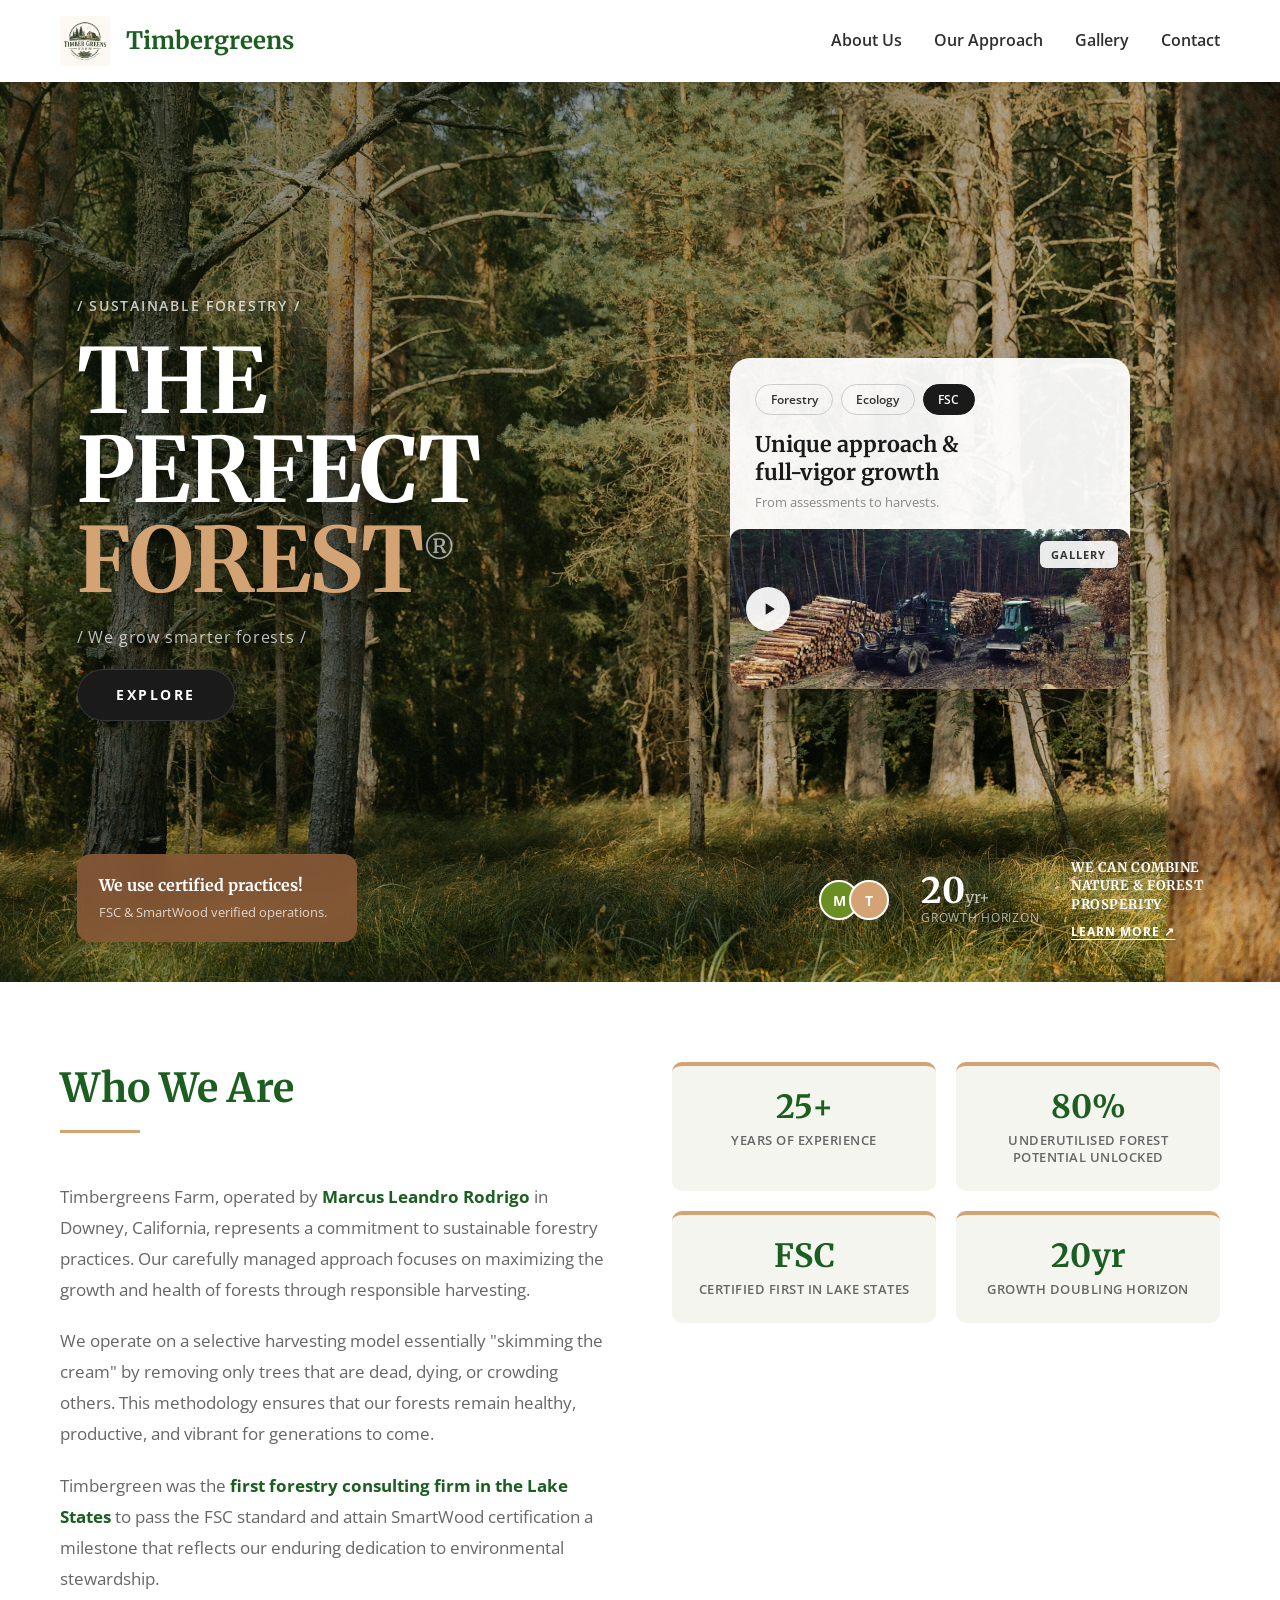
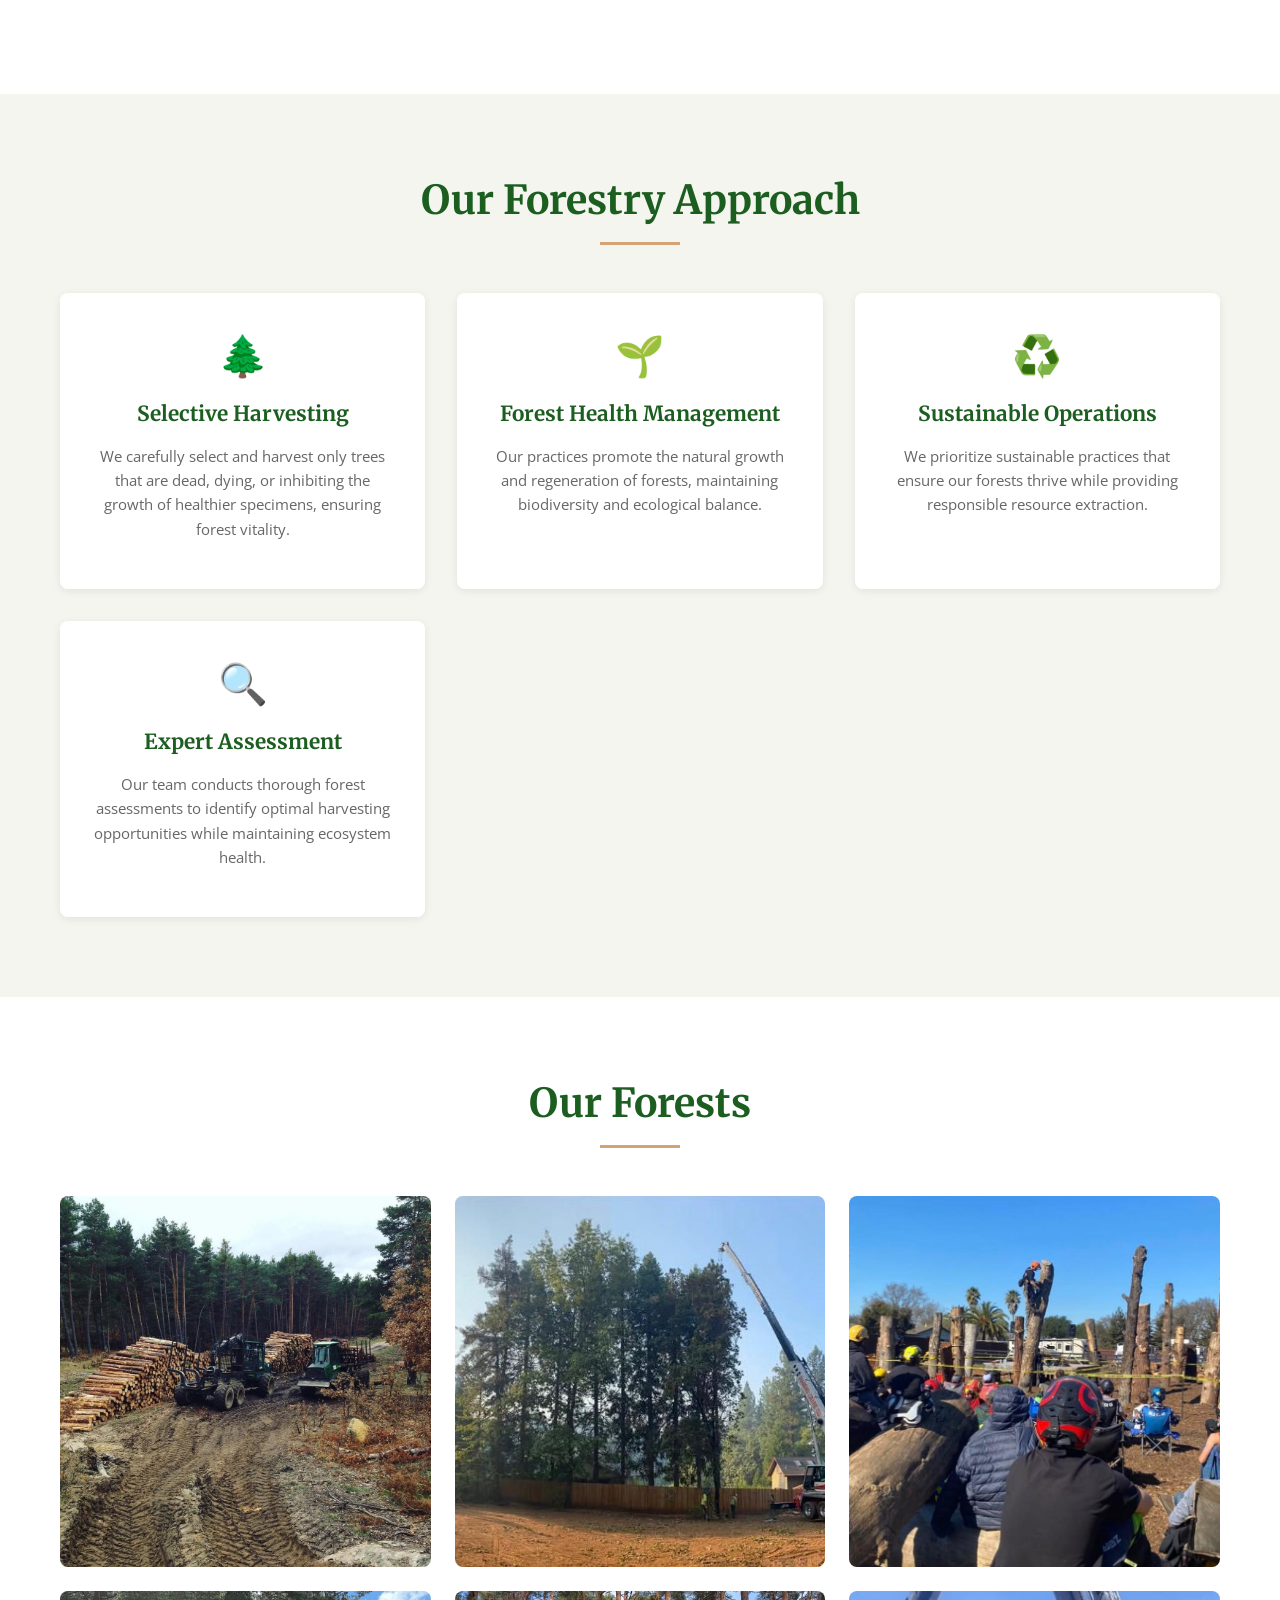
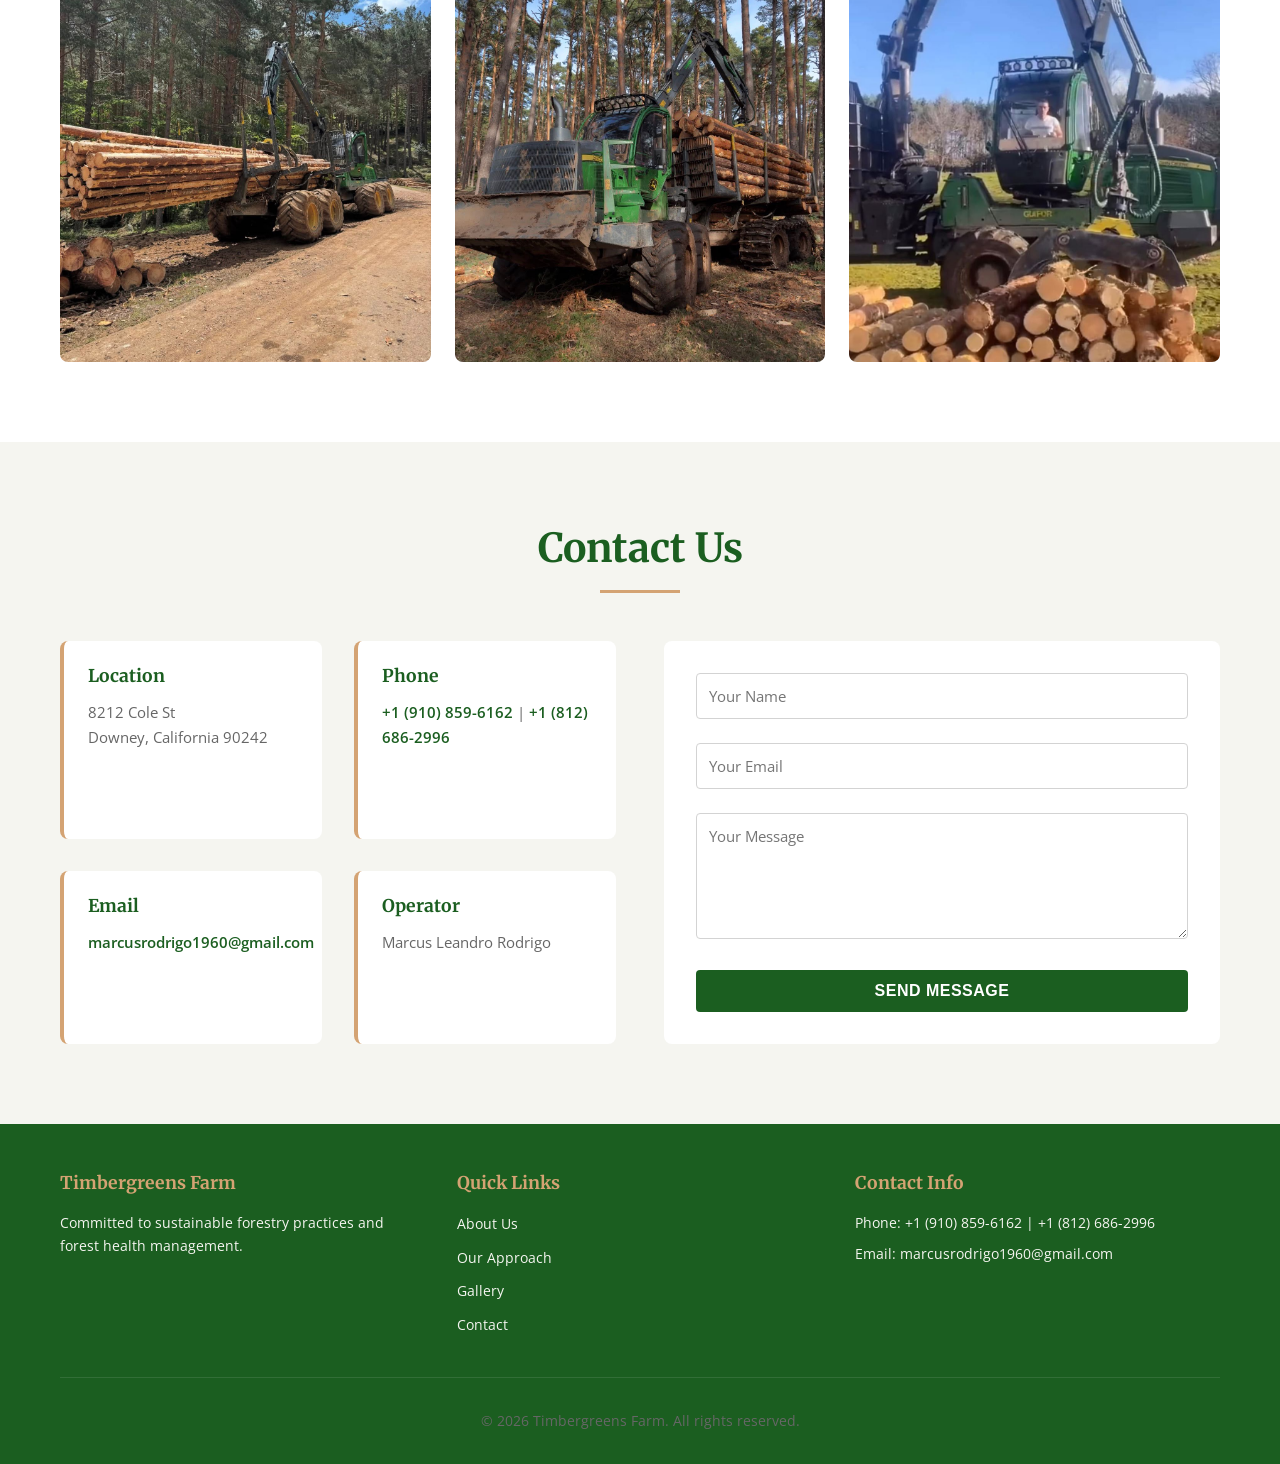
<file: index.html>
<!doctype html>
<html lang="en">
  <head>
    <meta charset="UTF-8" />
    <meta name="viewport" content="width=device-width, initial-scale=1.0" />
    <title>Timbergreens Farm - Sustainable Forestry Solutions</title>
    <link rel="preconnect" href="https://fonts.googleapis.com" />
    <link rel="preconnect" href="https://fonts.gstatic.com" crossorigin />
    <link
      href="https://fonts.googleapis.com/css2?family=Merriweather:wght@400;700&family=Open+Sans:wght@400;600;700&display=swap"
      rel="stylesheet"
    />
    <link rel="stylesheet" href="css/styles.css" />

    <link rel="stylesheet" href="css/about.css" />
    
    <!-- Vercel Web Analytics -->
    <script defer src="https://cdn.vercel-insights.com/v1/script.js"></script>
  </head>
  <body>
    <!-- Header & Navigation -->
    <header class="header">
      <nav class="navbar">
        <div class="container">
          <div class="nav-wrapper">
            <div class="logo-section">
              <img src="Logo.jpeg" alt="Timbergreens Farm Logo" class="logo" />
              <span class="company-name">Timbergreens</span>
            </div>
            <ul class="nav-menu">
              <li><a href="about.html" class="nav-link">About Us</a></li>
              <li><a href="#services" class="nav-link">Our Approach</a></li>
              <li><a href="#gallery" class="nav-link">Gallery</a></li>
              <li><a href="#contact" class="nav-link">Contact</a></li>
            </ul>
            <button class="menu-toggle" id="menuToggle">
              <span></span>
              <span></span>
              <span></span>
            </button>
          </div>
        </div>
      </nav>
    </header>

    <!-- Hero Section -->
    <section class="hero" id="hero">
      <img
        src="images/Hero Img.jpg"
        alt="Timbergreens Forest"
        class="hero-bg-image"
      />
      <div class="hero-bg-overlay"></div>

      <div class="hero-inner">
        <!-- LEFT: Display text -->
        <div class="hero-left">
          <div class="hero-eyebrow">/ Sustainable Forestry /</div>
          <h1 class="hero-display">
            THE<br />
            PERFECT<br />
            <span class="hero-display-accent">FOREST</span
            ><sup class="hero-reg">®</sup>
          </h1>
          <p class="hero-tagline">/ We grow smarter forests /</p>
          <a href="#contact" class="hero-cta" id="heroCta">EXPLORE</a>
        </div>

        <!-- RIGHT: Floating info card -->
        <div class="hero-right">
          <div class="hero-card" id="heroCard">
            <div class="hero-card-tags">
              <span class="hero-tag">Forestry</span>
              <span class="hero-tag">Ecology</span>
              <span class="hero-tag hero-tag--dark">FSC</span>
            </div>
            <h2 class="hero-card-title">
              Unique approach &amp;<br />full-vigor growth
            </h2>
            <p class="hero-card-sub">From assessments to harvests.</p>
            <div class="hero-card-media">
              <a
                href="#gallery"
                class="hero-play-btn"
                id="heroPlayBtn"
                aria-label="View gallery"
              >
                <svg viewBox="0 0 24 24" fill="currentColor">
                  <path d="M8 5v14l11-7z" />
                </svg>
              </a>
              <div class="hero-card-badge">GALLERY</div>
              <img
                src="images/photo 1.jpeg"
                alt="Timbergreens forest preview"
                class="hero-card-img"
              />
            </div>
          </div>
        </div>
      </div>

      <!-- BOTTOM bar -->
      <div class="hero-bottom">
        <div class="hero-bottom-left">
          <div class="hero-bottom-card">
            <p class="hero-bottom-label">We use certified practices!</p>
            <p class="hero-bottom-sub">
              FSC &amp; SmartWood verified operations.
            </p>
          </div>
        </div>
        <div class="hero-bottom-right">
          <div class="hero-avatars">
            <div class="hero-avatar" style="background: #6b8e23">M</div>
            <div class="hero-avatar" style="background: #d4a373">T</div>
          </div>
          <div class="hero-stat-block">
            <span class="hero-stat-num">20<em>yr+</em></span>
            <span class="hero-stat-label">Growth horizon</span>
          </div>
          <div class="hero-nature-tagline">
            <p>WE CAN COMBINE<br />NATURE &amp; FOREST<br />PROSPERITY</p>
            <a href="about.html" class="hero-learn-more">LEARN MORE ↗</a>
          </div>
        </div>
      </div>
    </section>

    <!-- About Section -->
    <!-- Intro Statement -->
    <section class="about-intro">
      <div class="container">
        <div class="intro-grid">
          <div class="intro-text">
            <div class="section-header section-header--left">
              <h2>Who We Are</h2>
              <div class="divider divider--left"></div>
            </div>
            <p>
              Timbergreens Farm, operated by
              <strong>Marcus Leandro Rodrigo</strong> in Downey, California,
              represents a commitment to sustainable forestry practices. Our
              carefully managed approach focuses on maximizing the growth and
              health of forests through responsible harvesting.
            </p>
            <p>
              We operate on a selective harvesting model essentially "skimming
              the cream" by removing only trees that are dead, dying, or
              crowding others. This methodology ensures that our forests remain
              healthy, productive, and vibrant for generations to come.
            </p>
            <p>
              Timbergreen was the
              <strong>first forestry consulting firm in the Lake States</strong>
              to pass the FSC standard and attain SmartWood certification a
              milestone that reflects our enduring dedication to environmental
              stewardship.
            </p>
          </div>
          <div class="intro-stats">
            <div class="stat-card">
              <span class="stat-number">25+</span>
              <span class="stat-label">Years of Experience</span>
            </div>
            <div class="stat-card">
              <span class="stat-number">80%</span>
              <span class="stat-label"
                >Underutilised Forest Potential Unlocked</span
              >
            </div>
            <div class="stat-card">
              <span class="stat-number">FSC</span>
              <span class="stat-label">Certified First in Lake States</span>
            </div>
            <div class="stat-card">
              <span class="stat-number">20yr</span>
              <span class="stat-label">Growth Doubling Horizon</span>
            </div>
          </div>
        </div>
      </div>
    </section>
    <!-- <section id="about" class="about">
      <div class="container">
        <div class="section-header">
          <h2>About Timbergreens</h2>
          <div class="divider"></div>
        </div>
        <div class="about-content">
          <div class="about-text"> -->
    <!-- <p>
              Timbergreens Farm, operated by Marcus Leandro Rodrigo in Downey,
              California, represents a commitment to sustainable forestry
              practices. Our carefully managed approach focuses on maximizing
              the growth and health of forests through responsible harvesting.
              Timbergreen Forestry – Spring Green, WI 53588 …creating a smarter
              kind of forest owner…. Opportunities for Cooperative Management:
              Washington Island, Wisconsin The Sustainable Forestry Cooperative
              movement has caught the attention of many residents of Washington
              Island. Timbergreen has been involved in several forest owner
              meetings, a low-impact logging demonstration field day, and has
              installed flooring in two homes on the Island, showing the final
              product available from cooperative management. Many ideas have
              been discussed and interest appears high to explore the options
              for starting a forestry cooperative. Here is a summary of some of
              the ideas that have been discussed over the past two months:
              Washington Island covers an area of about 20,000 acres with
              approximately 8,000 acres of that being forest. A significant
              portion of the forest (30-40%) is growing on small woodlots that
              contain homes. (The Door County information office will be
              providing Timbergreen with digital GIS data, allowing us to make a
              much more accurate estimation of this area) Residents describe
              forest management on the Island as involving occasional harvesting
              of large trees by Algoma Lumber Co. as well as some logging for
              personal use by several forest owners. There are several small
              sawmills on the Island, all are part time operations. Indications
              are that the forest resource is about 80% underutilized
              (Timbergreen’s estimate). The 1996 USFS inventory of Wisconsin’s
              timber resource offers the following information for Door County:
              Average stocking Annual Growth Species Mix 3,400 board feet per
              acre 105 board feet sawlogs 2/10ths cord sawbolts and pulp (Logs
              smaller than 10” diameter on the small end) 28% Cedar, 28%
              Aspen-Birch, 44% Maple-Beech Our observations are that the Island
              appears to fit this county average closely. Averages are just
              that, the average. We observed many woodlots with much higher
              volumes and great potential for forest management, while others
              were in very poor condition due to over-harvesting of just the
              good trees. Once we receive the GIS data, we can fine tune the
              acreage estimates and the species mix information. Timbergreen’s
              Full Vigor Forestry system works to build a fully stocked forest
              of high quality large trees, then harvests just the natural annual
              production of the forest to keep the best trees growing with good
              vigor. Using FVF principles, the annual growth of the forest could
              be doubled within 20 years. Each selective harvest would be better
              and better quality as time goes forward. Value-added processing of
              harvested timber could create a major new industry on the Island.
              In N. Europe where forest owner cooperatives have been successful
              for over 50 years, 60% of the forest owners have become members.
              In Finland, nearly all forest owners now belong to a cooperative.
              We estimate that within 5 years, a cooperative on the Island would
              attract about 60% of the woodlot owners.
            </p>
            <p>
              We operate on a selective harvesting model—essentially "skimming
              the cream" by removing only trees that are dead, dying, or
              crowding others. This methodology ensures that our forests remain
              healthy, productive, and vibrant for generations to come.
              Timbergreen Forestry – Spring Green, WI 53588 …creating a smarter
              kind of forest owner…. Resources Available: Assuming 60% of the
              landowners would participate, that would total about 5,000 acres
              of forest. Our first restoration harvest usually removes about
              1,000 board feet per acre of the worst timber. This could produce
              about 1,000,000 bf per year, for 5 years, just to begin the
              management process. By 2006, the annual growth on these lands
              would exceed 1,000,000 bf if the sawbolts (logs 6-10” diameter)
              are utilized. It seems appropriate to consider this production
              goal to be able to reach a large percentage of forest owners and
              have sufficient volume of wood to make the operation very
              efficient. Forest Management Planning: The Forest Stewardship
              Council is a global third party certification organization that
              offers the ‘state of the art’ guidance for Sustainable Forest
              Management. Timbergreen was the first forestry consulting firm in
              the Lake States to pass the FSC standard and attain SmartWood
              certification. FSC stresses that forest management must consider
              the community benefits, environmental protection & restoration, as
              well as the economic returns of all operations. We would recommend
              starting the planning process with discussions involving the
              Island residents to get their thoughts on what they would like the
              Island to look like in 100 years. Issues that were voiced
              included; deer herd management, maintaining open space in natural
              condition, controlling further development to keep things from
              changing, and maintaining water quality. Once the “desired future
              condition” is chosen, a step by step process can be developed to
              attain that goal. We work with the forest owner to help them
              develop a management program for their land that they understand
              and believe in. Potential Products: Hardwood flooring and kiln dry
              lumber have been the best products here at Timbergreen for 12
              years. We specialize in rustic – character flooring that can be
              made from our worst first harvests. (See the article ‘The
              Timbergreen Trials’) The beech, maple, oak, birch, and ash present
              on Washington Island are all very valuable as flooring. Better
              quality boards would be more valuable as millwork, furniture, or
              simply dry lumber. The cedar has many different uses from siding,
              decking, outdoor furniture, indoor paneling, and lumber. Naturally
              rot resistant wood is in high demand from environmentally
              conscious consumers today. There are an unlimited number of wood
              products that could be made from the forest here. The more
              manufacturing done, the higher the profits. Selling direct to
              consumers gives maximum returns. Marketing could be targeted first
              at construction projects on the Island where large volumes of
              lumber are used for flooring, cabinets, furniture, etc. Other wood
              using business could be contacted. Products could be made
              specifically for the visitors that come over on the ferries.
              Excess wood could be marketed as kiln dry lumber or flooring and
              sold off Island through the coop system or over the Internet.
              Maple and cedar are in high demand in the Milwaukee, Madison, and
              Chicago area. FSC certification would be a useful marketing aid
              for the coop’s wood.
            </p> -->
    <!-- <div class="quick-facts">
              <div class="fact-item">
                <h3>Our Philosophy</h3>
                <p>
                  Balance extraction with forest regeneration Timbergreen
                  Forestry – Spring Green, WI 53588 3 …creating a smarter kind
                  of forest owner…. The ultimate product would be to build log
                  cabins, complete with railings, stairs, flooring, cabinets,
                  furniture, decks, etc. Island contractors could work with the
                  coop to use much of the annual harvest in a final form.
                  Economic Impacts: Based on 12 years of selling value-added
                  wood products across the continent, Timbergreen can project
                  the value of the annual harvest – if selling direct to
                  consumers is chosen as the marketing goal. 1,000,000 bf total
                  harvest volume: Cedar – 280,000 bf Sell half as air dry lumber
                  for decking, siding @ $1/bf Sell half as manufactured paneling
                  $140,000 @ $2/bf $280,000 Hardwoods – 720,000 bf Sell 10% as
                  rough lumber Sell 45% as flooring Sell 45% as kd lumber
                  Estimated annual sales @$.75/bf @$3/bf @ $2.5/bf $54,000
                  $972,000 $810,000 $2,256,000 These figures could go much
                  higher if the coop installs the flooring, or more wood is
                  manufactured into final form products. It would be possible to
                  exceed $5,000,000 per year gross sales with creative
                  processing and marketing. It would take a major effort to
                  create the facility to process this wood, but the payoff is
                  very quick. This size business would create at least 10 full
                  time jobs within 3 years. The unique location, cool weather,
                  stable soils, and timber types make this an ideal summer
                  ‘logging camp’. (Here at Timbergreen, our Forest Owner Field
                  Days are very popular, and we actually get a lot of work done
                  while demonstrating our methods. Visitors pay a fee to cover
                  the expenses, so the work accomplished is an added benefit.)
                  Energy Production: Island residents have described previous
                  efforts to burn waste to generate power. Insufficient volume
                  was available to support an efficient operation.
                </p>
              </div>
              <div class="fact-item">
                <h3>Our Goal</h3>
                <p>
                  Maximize forest health and natural growth Value-added
                  Facilities: Several buildings would be needed to operate
                  efficiently. Our suggestion would be: 1. Sawmill building –
                  30’X60’ insulated pole building. This would house a WoodMizer
                  type band sawmill, a band resaw, an edger saw, a chop saw, a
                  dust collection system, and material handling rollers. One
                  heavy-duty forklift would be needed for this operation. 2.
                  Kilns Three Super Solar Cycle Kilns – 450,000 bf annual
                  capacity total. Three wood heated kilns 360,000 bf annual
                  capacity total. 3. Drying and storage building – 30’X60’
                  insulated pole building. This would house the air dry lumber
                  and the finished products waiting to be sold. A forklift would
                  be needed for this operation also. 4.
                  Warehouse-workshop-outlet store-office – 60’X100’ insulated
                  pole building. This would house a surface planer, rip saw,
                  chop saw, and molder. 4. Island workshops and stores A series
                  of smaller shops around the Island could be involved also.
                  Harvesting Equipment: Several low impact logging machines
                  would be needed. The small end could be 4X4 or 6X6 ATVs with a
                  skidding arch. Horse logging would work very well on the
                  Island. A skidding machine with radio-controlled winch is
                  another important machine. A small and a large forwarding
                  trailer or a pre-hauler would move logs to the roadside.
                  Flatbed trailers or a log truck would move the logs to the
                  mill. Wood waste from manufacturing and forestry operations
                  could be used to supplement burnable waste to make the Island
                  more self sufficient. Technology is improving quickly,
                  providing better efficiency and less pollution than just a few
                  years ago. Cooperative Showcase: Washington Island is a unique
                  opportunity for a community forestry cooperative to thrive. An
                  underutilized forest resource could provide the economic means
                  to strengthen the future of the Island economy through working
                  together for many benefits.
                </p>
              </div>
              <div class="fact-item">
                <h3>Our Practice</h3>
                <p>
                  Selective removal of dead, dying, and crowded trees Natural
                  Neighborhood Management: The high number of small woodlots
                  containing a home has spurred thought on a cooperative method
                  of management in areas with many neighbors. Please refer to
                  the ‘Natural Neighborhood Management’ article for details on
                  processing logs through the coop when a yard or woodlot tree
                  must be salvaged. Non-Timber Forest Products: Other forestry
                  coops are also producing a variety of mushrooms,
                  herbal-medicinal plants, maple syrup, etc to supplement the
                  timber production and involve people of varied interests. The
                  rich soils in the Island forests would be suitable for many
                  alternative crops. Education and Training: One topic that
                  comes up over and over in the discussions is resource
                  management education. A wide range of ideas from a school
                  forest, a demonstration forest for visitors, a forestry
                  conference center, to a logger training program has been
                  aired. A cooperative can use some of the value-added profits
                  to support programs of their choice. First priority seems to
                  be in serving the needs of the students in the school system.
                  Many projects could be done throughout the school year, in the
                  field, classroom or workshop. Several teachers are already
                  involved in the discussions and offer encouragement to support
                  an educational outreach in the school. This Island is a
                  perfect place to have a demonstration/training center. There
                  is a huge demand for practical, common sense forestry and low
                  impact logging information. Hundreds and perhaps thousands of
                  visitors could be drawn to the Island to ‘see in action’ the
                  forestry projects of this cooperative. Horse skidding would be
                  an attraction that would be extremely popular.
                </p>
              </div>
            </div>
          </div>
        </div>
      </div>
    </section> -->

    <!-- Services / Approach Section -->
    <section id="services" class="services">
      <div class="container">
        <div class="section-header">
          <h2>Our Forestry Approach</h2>
          <div class="divider"></div>
        </div>
        <div class="services-grid">
          <div class="service-card">
            <div class="service-icon">
              <span>🌲</span>
            </div>
            <h3>Selective Harvesting</h3>
            <p>
              We carefully select and harvest only trees that are dead, dying,
              or inhibiting the growth of healthier specimens, ensuring forest
              vitality.
            </p>
          </div>
          <div class="service-card">
            <div class="service-icon">
              <span>🌱</span>
            </div>
            <h3>Forest Health Management</h3>
            <p>
              Our practices promote the natural growth and regeneration of
              forests, maintaining biodiversity and ecological balance.
            </p>
          </div>
          <div class="service-card">
            <div class="service-icon">
              <span>♻️</span>
            </div>
            <h3>Sustainable Operations</h3>
            <p>
              We prioritize sustainable practices that ensure our forests thrive
              while providing responsible resource extraction.
            </p>
          </div>
          <div class="service-card">
            <div class="service-icon">
              <span>🔍</span>
            </div>
            <h3>Expert Assessment</h3>
            <p>
              Our team conducts thorough forest assessments to identify optimal
              harvesting opportunities while maintaining ecosystem health.
            </p>
          </div>
        </div>
      </div>
    </section>

    <!-- Gallery Section -->
    <section id="gallery" class="gallery">
      <div class="container">
        <div class="section-header">
          <h2>Our Forests</h2>
          <div class="divider"></div>
        </div>
        <div class="gallery-grid">
          <div class="gallery-item">
            <img src="images/photo 1.jpeg" alt="Forest landscape 1" />
          </div>
          <div class="gallery-item">
            <img src="images/photo 2.jpeg" alt="Forest landscape 2" />
          </div>
          <div class="gallery-item">
            <img src="images/photo 3.jpeg" alt="Forest landscape 3" />
          </div>
          <div class="gallery-item">
            <img src="images/photo 4.jpeg" alt="Forest landscape 4" />
          </div>
          <div class="gallery-item">
            <img src="images/photo 5.jpeg" alt="Forest landscape 5" />
          </div>
          <div class="gallery-item">
            <img src="images/photo 6.jpeg" alt="Forest landscape 6" />
          </div>
        </div>
      </div>
    </section>

    <!-- Contact Section -->
    <section id="contact" class="contact">
      <div class="container">
        <div class="section-header">
          <h2>Contact Us</h2>
          <div class="divider"></div>
        </div>
        <div class="contact-content">
          <div class="contact-info">
            <div class="info-item">
              <h3>Location</h3>
              <p>8212 Cole St<br />Downey, California 90242</p>
            </div>
            <div class="info-item">
              <h3>Phone</h3>
              <p>
                <a href="tel:+1 (910) 859-6162">+1 (910) 859-6162</a> |
                <a href="tel:+1 (812) 686-2996">+1 (812) 686-2996</a>
              </p>
            </div>
            <div class="info-item">
              <h3>Email</h3>
              <p>
                <a href="mailto:marcusrodrigo1960@gmail.com"
                  >marcusrodrigo1960@gmail.com</a
                >
              </p>
            </div>
            <div class="info-item">
              <h3>Operator</h3>
              <p>Marcus Leandro Rodrigo</p>
            </div>
          </div>
          <div class="contact-form">
            <form id="contactForm">
              <div class="form-group">
                <input type="text" id="name" placeholder="Your Name" required />
              </div>
              <div class="form-group">
                <input
                  type="email"
                  id="email"
                  placeholder="Your Email"
                  required
                />
              </div>
              <div class="form-group">
                <textarea
                  id="message"
                  placeholder="Your Message"
                  rows="5"
                  required
                ></textarea>
              </div>
              <button type="submit" class="submit-button">Send Message</button>
            </form>
          </div>
        </div>
      </div>
    </section>

    <!-- Footer -->
    <footer class="footer">
      <div class="container">
        <div class="footer-content">
          <div class="footer-section">
            <h4>Timbergreens Farm</h4>
            <p>
              Committed to sustainable forestry practices and forest health
              management.
            </p>
          </div>
          <div class="footer-section">
            <h4>Quick Links</h4>
            <ul>
              <li><a href="about.html">About Us</a></li>
              <li><a href="#services">Our Approach</a></li>
              <li><a href="#gallery">Gallery</a></li>
              <li><a href="#contact">Contact</a></li>
            </ul>
          </div>
          <div class="footer-section">
            <h4>Contact Info</h4>
            <p>
              Phone: <a href="tel:+19108596162">+1 (910) 859-6162</a> |
              <a href="tel:+18126862996">+1 (812) 686-2996</a>
            </p>
            <p>
              Email:
              <a href="mailto:marcusrodrigo1960@gmail.com"
                >marcusrodrigo1960@gmail.com</a
              >
            </p>
          </div>
        </div>
        <div class="footer-bottom">
          <p>&copy; 2026 Timbergreens Farm. All rights reserved.</p>
        </div>
      </div>
    </footer>

    <script src="js/script.js"></script>
  </body>
</html>
</file>
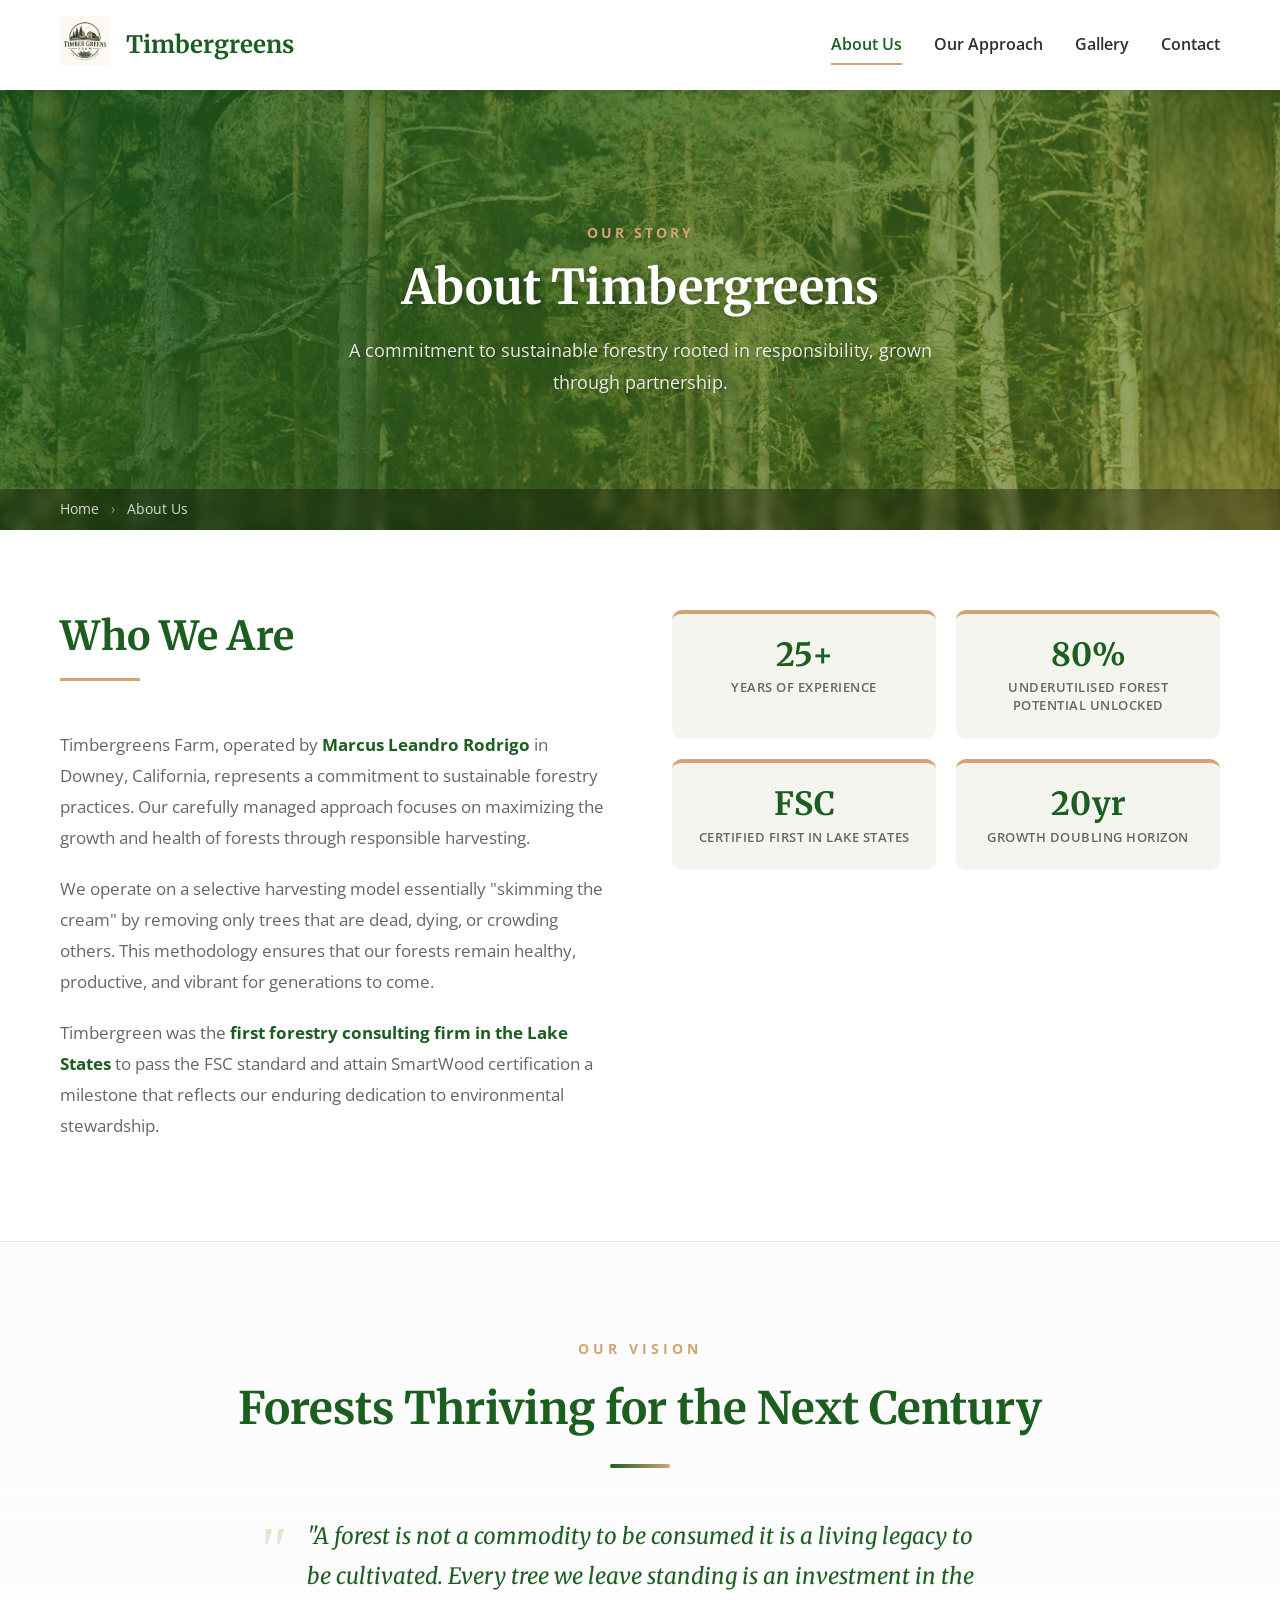
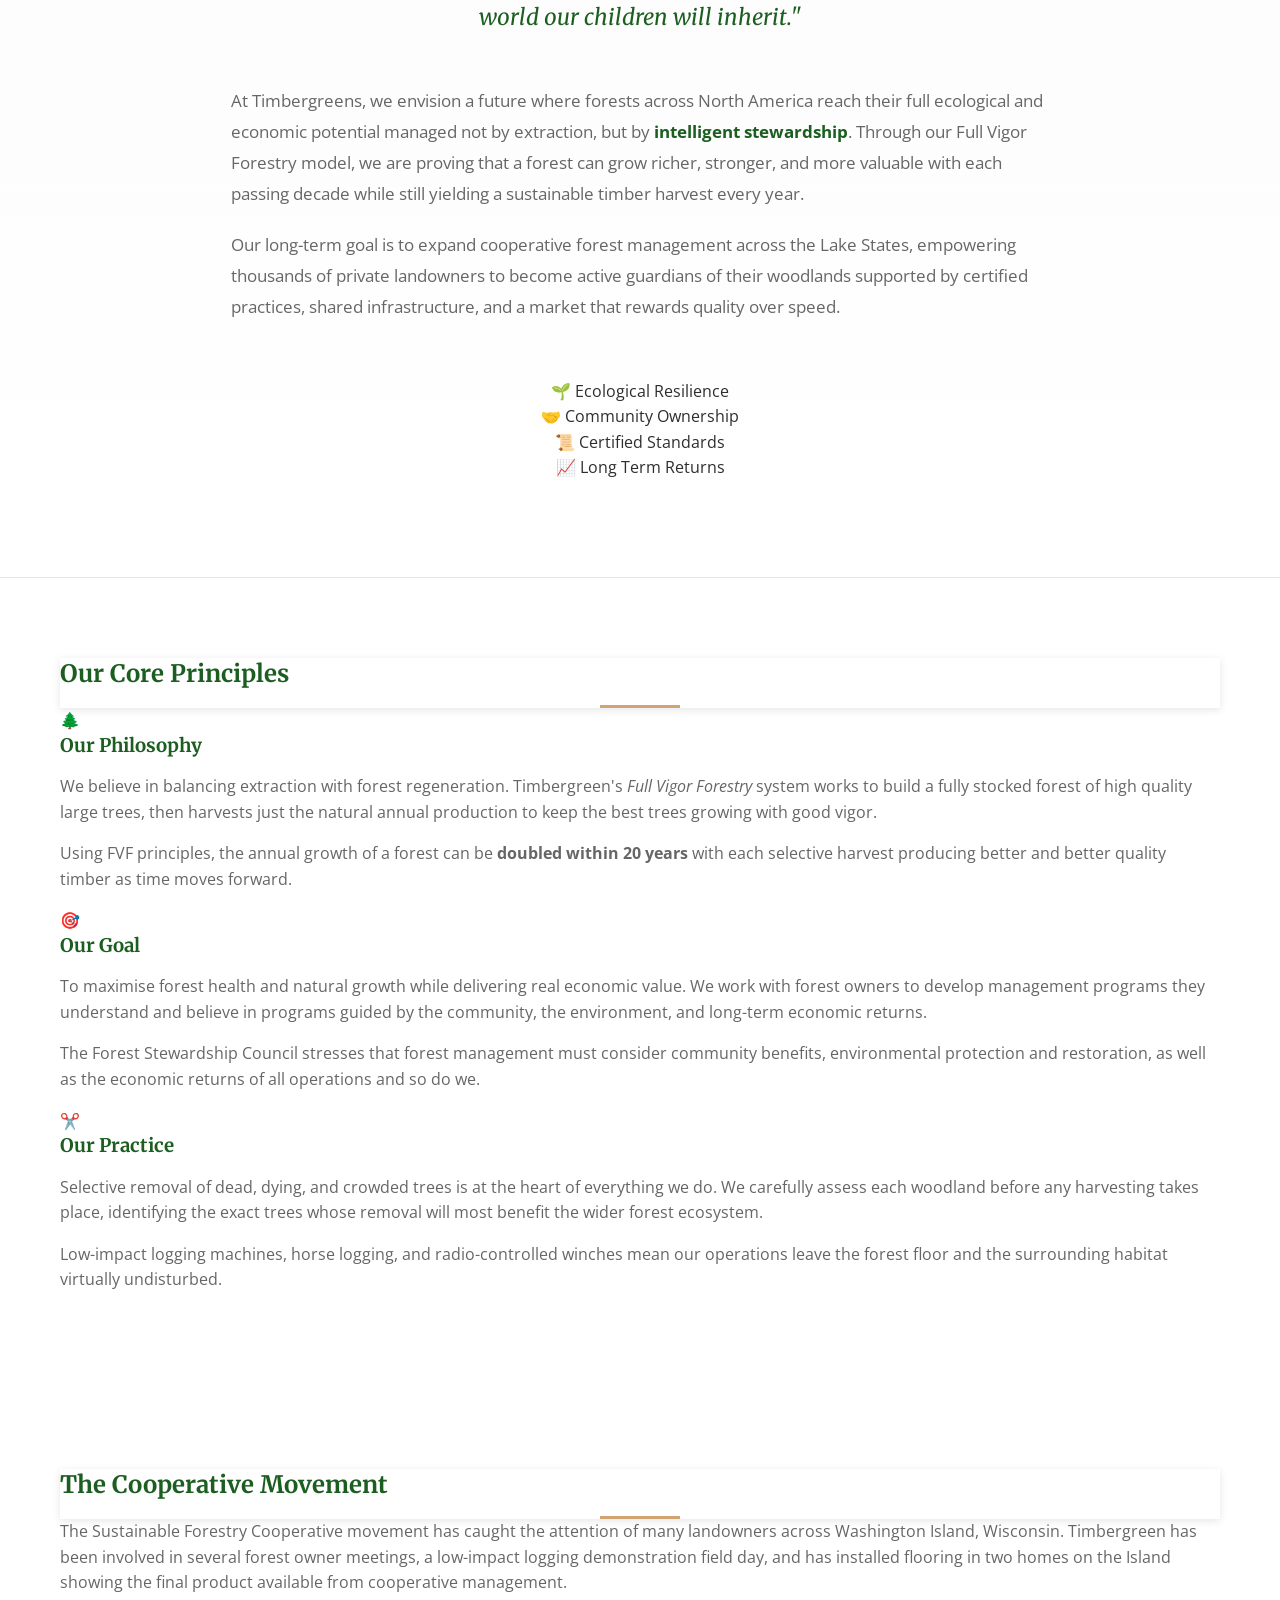
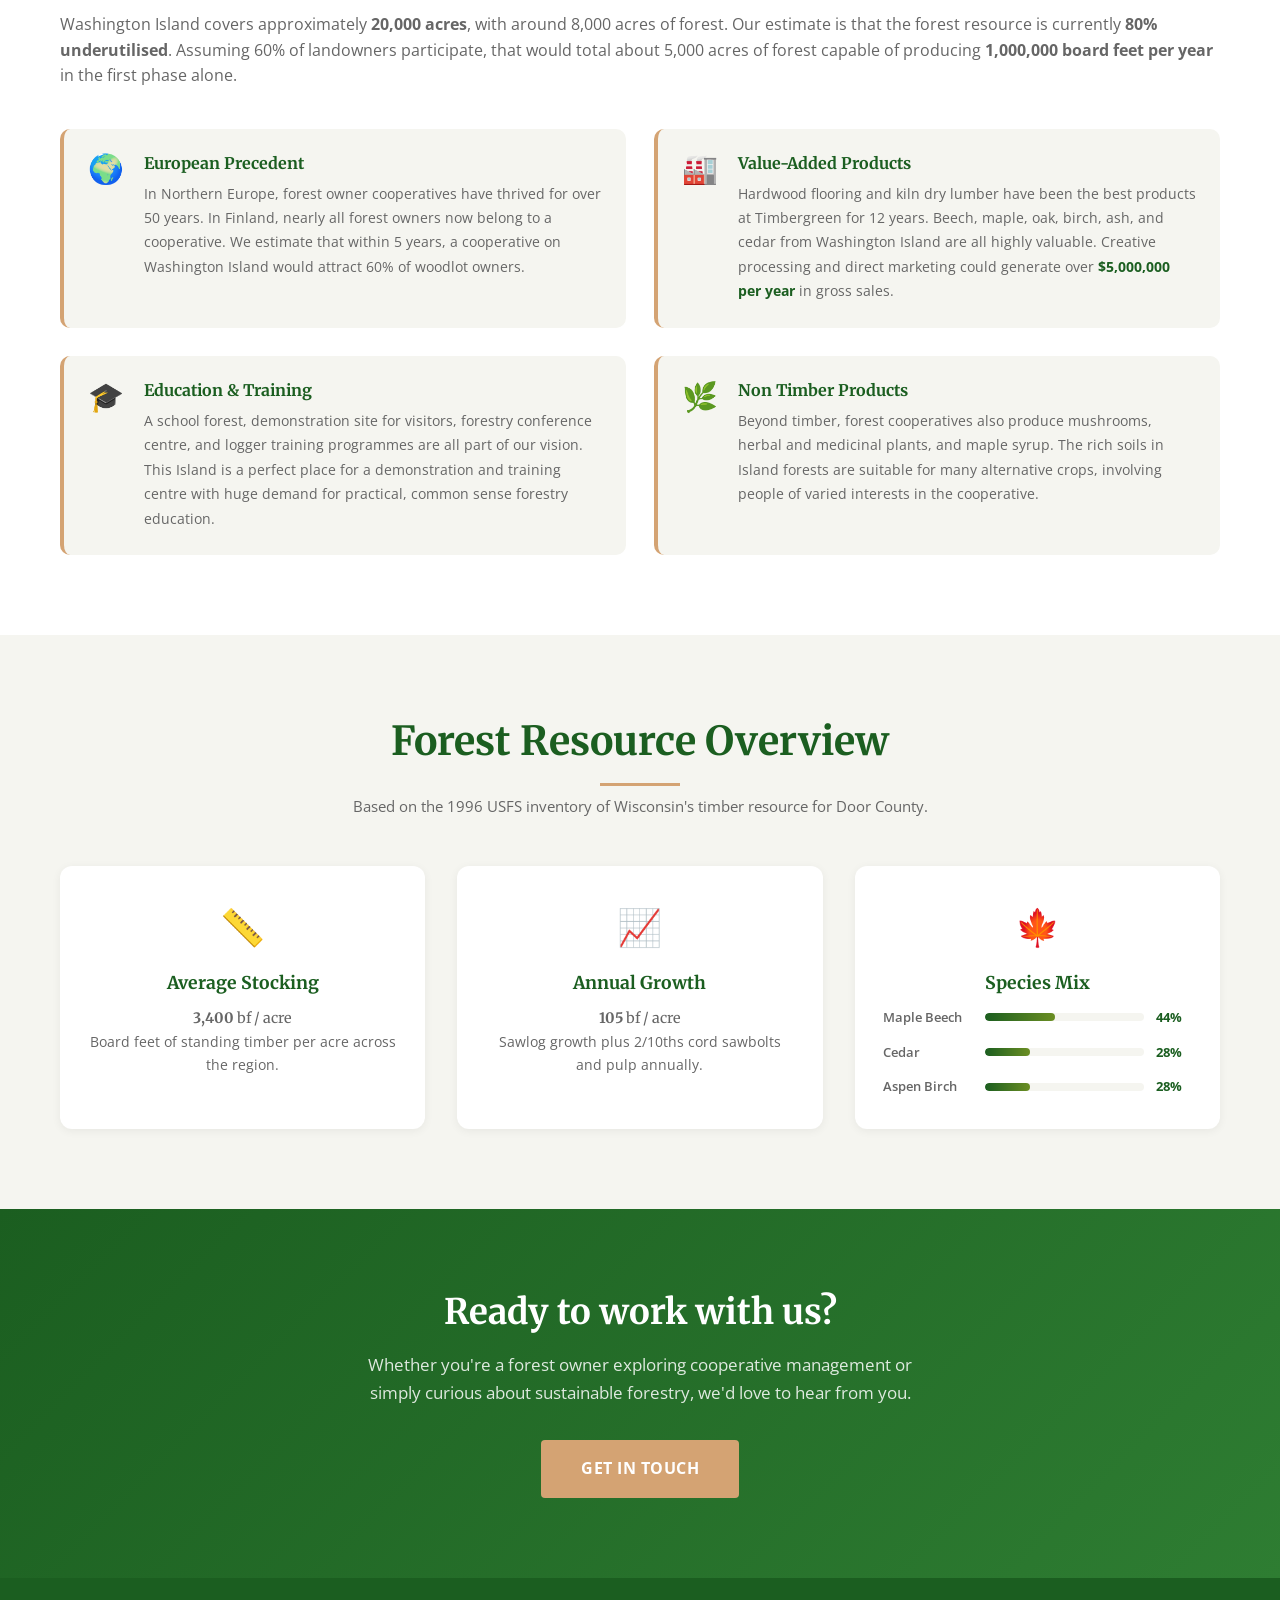
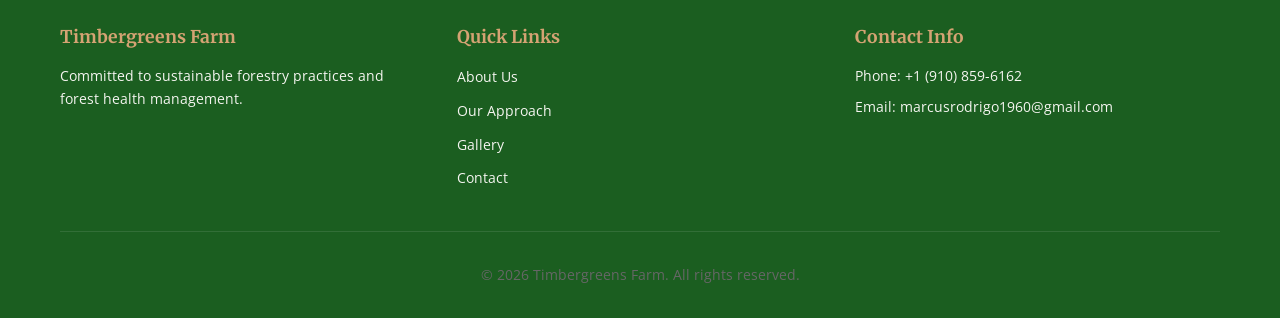
<file: about.html>
<!doctype html>
<html lang="en">
  <head>
    <meta charset="UTF-8" />
    <meta name="viewport" content="width=device-width, initial-scale=1.0" />
    <title>About Us - Timbergreens Farm</title>
    <meta
      name="description"
      content="Learn about Timbergreens Farm's mission, philosophy, and sustainable forestry practices. Operated by Marcus Leandro Rodrigo in Downey, California."
    />
    <link rel="preconnect" href="https://fonts.googleapis.com" />
    <link rel="preconnect" href="https://fonts.gstatic.com" crossorigin />
    <link
      href="https://fonts.googleapis.com/css2?family=Merriweather:wght@400;700&family=Open+Sans:wght@400;600;700&display=swap"
      rel="stylesheet"
    />
    <link rel="stylesheet" href="css/styles.css" />
    <link rel="stylesheet" href="css/about.css" />
    
    <!-- Vercel Web Analytics -->
    <script defer src="https://cdn.vercel-insights.com/v1/script.js"></script>
  </head>
  <body>
    <!-- Header & Navigation -->
    <header class="header">
      <nav class="navbar">
        <div class="container">
          <div class="nav-wrapper">
            <div class="logo-section">
              <a href="index.html">
                <img
                  src="Logo.jpeg"
                  alt="Timbergreens Farm Logo"
                  class="logo"
                />
              </a>
              <a href="index.html" class="company-name-link">
                <span class="company-name">Timbergreens</span>
              </a>
            </div>
            <ul class="nav-menu">
              <li>
                <a href="about.html" class="nav-link active-page">About Us</a>
              </li>
              <li>
                <a href="index.html#services" class="nav-link">Our Approach</a>
              </li>
              <li><a href="index.html#gallery" class="nav-link">Gallery</a></li>
              <li><a href="index.html#contact" class="nav-link">Contact</a></li>
            </ul>
            <button class="menu-toggle" id="menuToggle">
              <span></span>
              <span></span>
              <span></span>
            </button>
          </div>
        </div>
      </nav>
    </header>

    <!-- Page Hero Banner -->
    <section class="page-hero">
      <img
        src="images/Hero Img.jpg"
        alt="Timbergreens Forest"
        class="page-hero-image"
      />
      <div class="page-hero-overlay"></div>
      <div class="page-hero-content">
        <p class="page-hero-eyebrow">Our Story</p>
        <h1 class="page-hero-title">About Timbergreens</h1>
        <p class="page-hero-subtitle">
          A commitment to sustainable forestry rooted in responsibility, grown
          through partnership.
        </p>
      </div>
      <div class="page-hero-breadcrumb">
        <div class="container">
          <a href="index.html">Home</a>
          <span class="breadcrumb-sep">›</span>
          <span>About Us</span>
        </div>
      </div>
    </section>

    <!-- Intro Statement -->
    <section class="about-intro">
      <div class="container">
        <div class="intro-grid">
          <div class="intro-text">
            <div class="section-header section-header--left">
              <h2>Who We Are</h2>
              <div class="divider divider--left"></div>
            </div>
            <p>
              Timbergreens Farm, operated by
              <strong>Marcus Leandro Rodrigo</strong> in Downey, California,
              represents a commitment to sustainable forestry practices. Our
              carefully managed approach focuses on maximizing the growth and
              health of forests through responsible harvesting.
            </p>
            <p>
              We operate on a selective harvesting model essentially "skimming
              the cream" by removing only trees that are dead, dying, or
              crowding others. This methodology ensures that our forests remain
              healthy, productive, and vibrant for generations to come.
            </p>
            <p>
              Timbergreen was the
              <strong>first forestry consulting firm in the Lake States</strong>
              to pass the FSC standard and attain SmartWood certification a
              milestone that reflects our enduring dedication to environmental
              stewardship.
            </p>
          </div>
          <div class="intro-stats">
            <div class="stat-card">
              <span class="stat-number">25+</span>
              <span class="stat-label">Years of Experience</span>
            </div>
            <div class="stat-card">
              <span class="stat-number">80%</span>
              <span class="stat-label"
                >Underutilised Forest Potential Unlocked</span
              >
            </div>
            <div class="stat-card">
              <span class="stat-number">FSC</span>
              <span class="stat-label">Certified First in Lake States</span>
            </div>
            <div class="stat-card">
              <span class="stat-number">20yr</span>
              <span class="stat-label">Growth Doubling Horizon</span>
            </div>
          </div>
        </div>
      </div>
    </section>

    <!-- Vision Statement -->
    <section class="about-vision">
      <div class="container">
        <div class="vision-content">
          <div class="vision-eyebrow">Our Vision</div>
          <h2 class="vision-heading">
            Forests Thriving for the&nbsp;Next&nbsp;Century
          </h2>
          <div class="vision-divider"></div>

          <blockquote class="vision-quote">
            "A forest is not a commodity to be consumed it is a living legacy
            to be cultivated. Every tree we leave standing is an investment in
            the world our children will inherit."
          </blockquote>

          <div class="vision-body-wrapper">
            <p class="vision-body">
              At Timbergreens, we envision a future where forests across North
              America reach their full ecological and economic potential 
              managed not by extraction, but by
              <strong>intelligent stewardship</strong>. Through our Full Vigor
              Forestry model, we are proving that a forest can grow richer,
              stronger, and more valuable with each passing decade while still
              yielding a sustainable timber harvest every year.
            </p>
            <p class="vision-body">
              Our long-term goal is to expand cooperative forest management
              across the Lake States, empowering thousands of private landowners
              to become active guardians of their woodlands supported by
              certified practices, shared infrastructure, and a market that
              rewards quality over speed.
            </p>
          </div>

          <div class="vision pillars">
            <div class="vision pillar">
              <span class="pillar icon">🌱</span>
              <span class="pillar text">Ecological Resilience</span>
            </div>
            <div class="vision pillar">
              <span class="pillar icon">🤝</span>
              <span class="pillar text">Community Ownership</span>
            </div>
            <div class="vision pillar">
              <span class="pillar icon">📜</span>
              <span class="pillar text">Certified Standards</span>
            </div>
            <div class="vision pillar">
              <span class="pillar icon">📈</span>
              <span class="pillar text">Long Term Returns</span>
            </div>
          </div>
        </div>
      </div>
    </section>

    <!-- Core Values Cards -->
    <section class="about values">
      <div class="container">
        <div class="section header">
          <h2>Our Core Principles</h2>
          <div class="divider"></div>
        </div>
        <div class="values grid">
          <div class="value card">
            <div class="value icon">🌲</div>
            <h3>Our Philosophy</h3>
            <p>
              We believe in balancing extraction with forest regeneration.
              Timbergreen's
              <em>Full Vigor Forestry</em> system works to build a fully stocked
              forest of high quality large trees, then harvests just the natural
              annual production to keep the best trees growing with good vigor.
            </p>
            <p>
              Using FVF principles, the annual growth of a forest can be
              <strong>doubled within 20 years</strong> with each selective
              harvest producing better and better quality timber as time moves
              forward.
            </p>
          </div>
          <div class="value card">
            <div class="value icon">🎯</div>
            <h3>Our Goal</h3>
            <p>
              To maximise forest health and natural growth while delivering real
              economic value. We work with forest owners to develop management
              programs they understand and believe in programs guided by the
              community, the environment, and long-term economic returns.
            </p>
            <p>
              The Forest Stewardship Council stresses that forest management
              must consider community benefits, environmental protection and 
              restoration, as well as the economic returns of all operations
              and so do we.
            </p>
          </div>
          <div class="value card">
            <div class="value icon">✂️</div>
            <h3>Our Practice</h3>
            <p>
              Selective removal of dead, dying, and crowded trees is at the
              heart of everything we do. We carefully assess each woodland
              before any harvesting takes place, identifying the exact trees
              whose removal will most benefit the wider forest ecosystem.
            </p>
            <p>
              Low-impact logging machines, horse logging, and radio-controlled
              winches mean our operations leave the forest floor and the
              surrounding habitat virtually undisturbed.
            </p>
          </div>
        </div>
      </div>
    </section>

    <!-- Cooperative Movement -->
    <section class="about coop">
      <div class="container">
        <div class="coop inner">
          <div class="section header section header left">
            <h2>The Cooperative Movement</h2>
            <div class="divider divider left"></div>
          </div>
          <p>
            The Sustainable Forestry Cooperative movement has caught the
            attention of many landowners across Washington Island, Wisconsin.
            Timbergreen has been involved in several forest owner meetings, a
            low-impact logging demonstration field day, and has installed
            flooring in two homes on the Island showing the final product
            available from cooperative management.
          </p>
          <p>
            Washington Island covers approximately
            <strong>20,000 acres</strong>, with around 8,000 acres of forest.
            Our estimate is that the forest resource is currently
            <strong>80% underutilised</strong>. Assuming 60% of landowners
            participate, that would total about 5,000 acres of forest capable
            of producing <strong>1,000,000 board feet per year</strong> in the
            first phase alone.
          </p>

          <div class="coop-highlights">
            <div class="highlight-item">
              <span class="highlight-icon">🌍</span>
              <div>
                <h4>European Precedent</h4>
                <p>
                  In Northern Europe, forest owner cooperatives have thrived for
                  over 50 years. In Finland, nearly all forest owners now belong
                  to a cooperative. We estimate that within 5 years, a
                  cooperative on Washington Island would attract 60% of woodlot
                  owners.
                </p>
              </div>
            </div>
            <div class="highlight-item">
              <span class="highlight-icon">🏭</span>
              <div>
                <h4>Value-Added Products</h4>
                <p>
                  Hardwood flooring and kiln dry lumber have been the best
                  products at Timbergreen for 12 years. Beech, maple, oak,
                  birch, ash, and cedar from Washington Island are all highly
                  valuable. Creative processing and direct marketing could
                  generate over <strong>$5,000,000 per year</strong> in gross
                  sales.
                </p>
              </div>
            </div>
            <div class="highlight-item">
              <span class="highlight-icon">🎓</span>
              <div>
                <h4>Education &amp; Training</h4>
                <p>
                  A school forest, demonstration site for visitors, forestry
                  conference centre, and logger training programmes are all part
                  of our vision. This Island is a perfect place for a
                  demonstration and training centre with huge demand for
                  practical, common sense forestry education.
                </p>
              </div>
            </div>
            <div class="highlight-item">
              <span class="highlight-icon">🌿</span>
              <div>
                <h4>Non Timber Products</h4>
                <p>
                  Beyond timber, forest cooperatives also produce mushrooms,
                  herbal and medicinal plants, and maple syrup. The rich soils
                  in Island forests are suitable for many alternative crops,
                  involving people of varied interests in the cooperative.
                </p>
              </div>
            </div>
          </div>
        </div>
      </div>
    </section>

    <!-- Species & Forest Data -->
    <section class="about-data">
      <div class="container">
        <div class="section-header">
          <h2>Forest Resource Overview</h2>
          <div class="divider"></div>
          <p class="section-subtext">
            Based on the 1996 USFS inventory of Wisconsin's timber resource for
            Door County.
          </p>
        </div>
        <div class="data-grid">
          <div class="data-card">
            <div class="data-icon">📏</div>
            <h3>Average Stocking</h3>
            <p class="data-value">3,400 <span>bf / acre</span></p>
            <p>Board feet of standing timber per acre across the region.</p>
          </div>
          <div class="data-card">
            <div class="data-icon">📈</div>
            <h3>Annual Growth</h3>
            <p class="data-value">105 <span>bf / acre</span></p>
            <p>Sawlog growth plus 2/10ths cord sawbolts and pulp annually.</p>
          </div>
          <div class="data-card data-card--species">
            <div class="data-icon">🍁</div>
            <h3>Species Mix</h3>
            <div class="species-bars">
              <div class="species-bar-item">
                <span class="species-name">Maple Beech</span>
                <div class="species-bar-track">
                  <div class="species-bar-fill" style="width: 44%"></div>
                </div>
                <span class="species-pct">44%</span>
              </div>
              <div class="species-bar-item">
                <span class="species-name">Cedar</span>
                <div class="species-bar-track">
                  <div class="species-bar-fill" style="width: 28%"></div>
                </div>
                <span class="species-pct">28%</span>
              </div>
              <div class="species-bar-item">
                <span class="species-name">Aspen Birch</span>
                <div class="species-bar-track">
                  <div class="species-bar-fill" style="width: 28%"></div>
                </div>
                <span class="species-pct">28%</span>
              </div>
            </div>
          </div>
        </div>
      </div>
    </section>

    <!-- CTA Strip -->
    <section class="about-cta">
      <div class="container">
        <div class="cta-inner">
          <h2>Ready to work with us?</h2>
          <p>
            Whether you're a forest owner exploring cooperative management or
            simply curious about sustainable forestry, we'd love to hear from
            you.
          </p>
          <a href="index.html#contact" class="cta-button">Get In Touch</a>
        </div>
      </div>
    </section>

    <!-- Footer -->
    <footer class="footer">
      <div class="container">
        <div class="footer-content">
          <div class="footer-section">
            <h4>Timbergreens Farm</h4>
            <p>
              Committed to sustainable forestry practices and forest health
              management.
            </p>
          </div>
          <div class="footer-section">
            <h4>Quick Links</h4>
            <ul>
              <li><a href="about.html">About Us</a></li>
              <li><a href="index.html#services">Our Approach</a></li>
              <li><a href="index.html#gallery">Gallery</a></li>
              <li><a href="index.html#contact">Contact</a></li>
            </ul>
          </div>
          <div class="footer-section">
            <h4>Contact Info</h4>
            <p>Phone: <a href="tel:+1 (910) 859-6162">+1 (910) 859-6162</a></p>
            <p>
              Email:
              <a href="mailto:marcusrodrigo1960@gmail.com"
                >marcusrodrigo1960@gmail.com</a
              >
            </p>
          </div>
        </div>
        <div class="footer-bottom">
          <p>&copy; 2026 Timbergreens Farm. All rights reserved.</p>
        </div>
      </div>
    </footer>

    <script src="js/script.js"></script>
    <script>
      // Mobile menu toggle for about page
      document.addEventListener("DOMContentLoaded", function () {
        const menuToggle = document.getElementById("menuToggle");
        const navMenu = document.querySelector(".nav-menu");
        if (menuToggle) {
          menuToggle.addEventListener("click", function () {
            navMenu.classList.toggle("active");
          });
        }
      });
    </script>
  </body>
</html>
</file>
<file: css/styles.css>
/* ==========================================
    COLOR PALETTE
   ========================================== */
:root {
    --primary: #1B5E20;
    --secondary: #6B8E23;
    --accent: #D4A373;
    --background: #F5F5F0;
    --text: #2E2E2E;
    --light-text: #666666;
    --border: #D3D3D3;
    --white: #FFFFFF;
}

/* ==========================================
    TYPOGRAPHY
   ========================================== */
* {
    margin: 0;
    padding: 0;
    box-sizing: border-box;
}

html {
    scroll-behavior: smooth;
}

body {
    font-family: 'Open Sans', sans-serif;
    color: var(--text);
    background-color: var(--background);
    line-height: 1.6;
}

h1, h2, h3, h4, h5, h6 {
    font-family: 'Merriweather', serif;
    line-height: 1.3;
    margin-bottom: 1rem;
    color: var(--primary);
}

p {
    color: var(--light-text);
    margin-bottom: 1rem;
}

a {
    color: var(--primary);
    text-decoration: none;
    transition: color 0.3s ease;
}

a:hover {
    color: var(--secondary);
}

/* ==========================================
    LAYOUT
   ========================================== */
.container {
    max-width: 1200px;
    margin: 0 auto;
    padding: 0 20px;
}

.section-header {
    text-align: center;
    margin-bottom: 3rem;
}

.section-header h2 {
    font-size: 2.5rem;
    margin-bottom: 1rem;
}

.divider {
    width: 80px;
    height: 3px;
    background-color: var(--accent);
    margin: 0 auto;
}

/* ==========================================
    HEADER & NAVIGATION
   ========================================== */
.header {
    background-color: var(--white);
    box-shadow: 0 2px 8px rgba(0, 0, 0, 0.1);
    position: sticky;
    top: 0;
    z-index: 100;
}

.navbar {
    padding: 1rem 0;
}

.nav-wrapper {
    display: flex;
    justify-content: space-between;
    align-items: center;
}

.logo-section {
    display: flex;
    align-items: center;
    gap: 1rem;
}

.logo {
    height: 50px;
    width: auto;
    border-radius: 4px;
}

.company-name {
    font-family: 'Merriweather', serif;
    font-size: 1.5rem;
    font-weight: 700;
    color: var(--primary);
}

.nav-menu {
    display: flex;
    list-style: none;
    gap: 2rem;
}

.nav-link {
    font-weight: 600;
    color: var(--text);
    padding: 0.5rem 0;
    border-bottom: 2px solid transparent;
    transition: all 0.3s ease;
}

.nav-link:hover {
    color: var(--primary);
    border-bottom-color: var(--accent);
}

.menu-toggle {
    display: none;
    flex-direction: column;
    background: none;
    border: none;
    cursor: pointer;
    gap: 5px;
}

.menu-toggle span {
    width: 25px;
    height: 3px;
    background-color: var(--primary);
    border-radius: 2px;
    transition: all 0.3s ease;
}

/* ==========================================
    HERO SECTION — REDESIGNED
   ========================================== */
.hero {
    position: relative;
    min-height: 100vh;
    overflow: hidden;
    display: flex;
    flex-direction: column;
    justify-content: space-between;
    font-family: 'Merriweather', serif;
}

/* Background image */
.hero-bg-image {
    position: absolute;
    inset: 0;
    width: 100%;
    height: 100%;
    object-fit: cover;
    object-position: center 30%;
    z-index: 0;
}

/* Subtle gradient overlay — keeps readability without killing the photo */
.hero-bg-overlay {
    position: absolute;
    inset: 0;
    background: linear-gradient(
        135deg,
        rgba(15, 30, 15, 0.52) 0%,
        rgba(10, 22, 10, 0.28) 50%,
        rgba(0, 0, 0, 0.08) 100%
    );
    z-index: 1;
}

/* ---- INNER (two-column) ---- */
.hero-inner {
    position: relative;
    z-index: 2;
    display: grid;
    grid-template-columns: 1fr 1fr;
    align-items: center;
    gap: 2rem;
    padding: 7rem 6vw 2rem;
    flex: 1;
}

/* ---- LEFT ---- */
.hero-left {
    display: flex;
    flex-direction: column;
    gap: 1.2rem;
}

.hero-eyebrow {
    font-family: 'Open Sans', sans-serif;
    font-size: 0.9rem;
    font-weight: 600;
    letter-spacing: 0.12em;
    color: rgba(255,255,255,0.75);
    text-transform: uppercase;
}

.hero-display {
    font-family: 'Merriweather', serif;
    font-size: clamp(3.4rem, 7vw, 6.5rem);
    font-weight: 700;
    line-height: 1.0;
    color: #fff;
    text-shadow: 2px 4px 18px rgba(0,0,0,0.35);
    letter-spacing: -0.01em;
    margin: 0;
    animation: heroFadeUp 0.9s ease both;
}

.hero-display-accent {
    color: #D4A373;
}

.hero-reg {
    font-size: 0.35em;
    vertical-align: super;
    color: rgba(255,255,255,0.6);
    font-weight: 400;
}

.hero-tagline {
    font-family: 'Open Sans', sans-serif;
    font-size: 1rem;
    color: rgba(255,255,255,0.72);
    letter-spacing: 0.05em;
    margin: 0;
    animation: heroFadeUp 1.0s 0.15s ease both;
}

/* Dark pill CTA — matches reference */
.hero-cta {
    display: inline-flex;
    align-items: center;
    justify-content: center;
    padding: 0.85rem 2.4rem;
    background-color: #1a1a1a;
    color: #fff;
    font-family: 'Open Sans', sans-serif;
    font-size: 0.88rem;
    font-weight: 700;
    letter-spacing: 0.18em;
    text-transform: uppercase;
    border-radius: 50px;
    border: 1.5px solid rgba(255,255,255,0.12);
    text-decoration: none;
    width: fit-content;
    transition: background 0.3s ease, transform 0.25s ease, box-shadow 0.3s ease;
    animation: heroFadeUp 1.1s 0.25s ease both;
}

.hero-cta:hover {
    background-color: #2d5a27;
    transform: translateY(-3px);
    box-shadow: 0 8px 24px rgba(0,0,0,0.35);
    color: #fff;
}

/* ---- RIGHT: floating card ---- */
.hero-right {
    display: flex;
    justify-content: center;
    align-items: flex-start;
    padding-top: 2rem;
    animation: heroFadeUp 1.0s 0.2s ease both;
}

.hero-card {
    background: rgba(255,255,255,0.94);
    backdrop-filter: blur(16px);
    -webkit-backdrop-filter: blur(16px);
    border-radius: 20px;
    padding: 1.6rem 1.6rem 0;
    width: 100%;
    max-width: 400px;
    box-shadow: 0 20px 60px rgba(0,0,0,0.22);
    overflow: hidden;
    position: relative;
}

.hero-card-tags {
    display: flex;
    gap: 0.5rem;
    margin-bottom: 1rem;
}

.hero-tag {
    font-family: 'Open Sans', sans-serif;
    font-size: 0.78rem;
    font-weight: 600;
    padding: 0.3rem 0.9rem;
    border-radius: 50px;
    border: 1.5px solid #ccc;
    color: #333;
    background: transparent;
}

.hero-tag--dark {
    background: #1a1a1a;
    color: #fff;
    border-color: #1a1a1a;
}

.hero-card-title {
    font-family: 'Merriweather', serif;
    font-size: 1.35rem;
    font-weight: 700;
    color: #1a1a1a;
    line-height: 1.3;
    margin-bottom: 0.3rem;
}

.hero-card-sub {
    font-family: 'Open Sans', sans-serif;
    font-size: 0.82rem;
    color: #888;
    margin-bottom: 1rem;
}

/* Card media strip */
.hero-card-media {
    position: relative;
    height: 160px;
    border-radius: 12px;
    overflow: hidden;
    margin: 0 -1.6rem;
}

.hero-card-img {
    width: 100%;
    height: 100%;
    object-fit: cover;
    object-position: center 40%;
    display: block;
}

.hero-play-btn {
    position: absolute;
    left: 1rem;
    top: 50%;
    transform: translateY(-50%);
    z-index: 3;
    width: 44px;
    height: 44px;
    border-radius: 50%;
    background: rgba(255,255,255,0.92);
    display: flex;
    align-items: center;
    justify-content: center;
    color: #1a1a1a;
    text-decoration: none;
    box-shadow: 0 4px 14px rgba(0,0,0,0.2);
    transition: transform 0.25s ease, box-shadow 0.25s ease;
}

.hero-play-btn svg {
    width: 20px;
    height: 20px;
    margin-left: 2px;
}

.hero-play-btn:hover {
    transform: translateY(-50%) scale(1.1);
    box-shadow: 0 6px 20px rgba(0,0,0,0.3);
}

.hero-card-badge {
    position: absolute;
    top: 0.75rem;
    right: 0.75rem;
    z-index: 3;
    background: rgba(255,255,255,0.9);
    font-family: 'Open Sans', sans-serif;
    font-size: 0.68rem;
    font-weight: 700;
    letter-spacing: 0.1em;
    padding: 0.3rem 0.7rem;
    border-radius: 6px;
    color: #333;
}

/* ---- BOTTOM bar ---- */
.hero-bottom {
    position: relative;
    z-index: 2;
    display: grid;
    grid-template-columns: 1fr 1fr;
    align-items: end;
    padding: 0 6vw 2.5rem;
    gap: 2rem;
}

.hero-bottom-card {
    background: rgba(139, 90, 56, 0.88);
    backdrop-filter: blur(10px);
    border-radius: 14px;
    padding: 1.2rem 1.4rem;
    max-width: 280px;
}

.hero-bottom-label {
    font-family: 'Merriweather', serif;
    font-size: 1rem;
    font-weight: 700;
    color: #fff;
    margin: 0 0 0.25rem;
}

.hero-bottom-sub {
    font-family: 'Open Sans', sans-serif;
    font-size: 0.8rem;
    color: rgba(255,255,255,0.75);
    margin: 0;
}

.hero-bottom-right {
    display: flex;
    align-items: center;
    gap: 2rem;
    justify-content: flex-end;
}

.hero-avatars {
    display: flex;
}

.hero-avatar {
    width: 40px;
    height: 40px;
    border-radius: 50%;
    border: 2px solid #fff;
    color: #fff;
    font-family: 'Open Sans', sans-serif;
    font-size: 0.85rem;
    font-weight: 700;
    display: flex;
    align-items: center;
    justify-content: center;
    margin-left: -10px;
}

.hero-avatars .hero-avatar:first-child {
    margin-left: 0;
}

.hero-stat-block {
    display: flex;
    flex-direction: column;
    align-items: flex-start;
}

.hero-stat-num {
    font-family: 'Merriweather', serif;
    font-size: 2.2rem;
    font-weight: 700;
    color: #fff;
    line-height: 1;
}

.hero-stat-num em {
    font-size: 1rem;
    font-style: normal;
    font-weight: 400;
    color: rgba(255,255,255,0.7);
}

.hero-stat-label {
    font-family: 'Open Sans', sans-serif;
    font-size: 0.75rem;
    color: rgba(255,255,255,0.65);
    text-transform: uppercase;
    letter-spacing: 0.06em;
}

.hero-nature-tagline {
    display: flex;
    flex-direction: column;
    gap: 0.5rem;
}

.hero-nature-tagline p {
    font-family: 'Merriweather', serif;
    font-size: 0.82rem;
    font-weight: 700;
    color: #fff;
    line-height: 1.4;
    text-transform: uppercase;
    letter-spacing: 0.04em;
    margin: 0;
}

.hero-learn-more {
    font-family: 'Open Sans', sans-serif;
    font-size: 0.78rem;
    font-weight: 700;
    color: #fff;
    letter-spacing: 0.08em;
    text-transform: uppercase;
    text-decoration: underline;
    text-underline-offset: 3px;
    transition: color 0.2s ease;
}

.hero-learn-more:hover {
    color: #D4A373;
}

/* ---- Animation ---- */
@keyframes heroFadeUp {
    from { opacity: 0; transform: translateY(28px); }
    to   { opacity: 1; transform: translateY(0); }
}

/* ---- Legacy CTA button (used elsewhere) ---- */
.cta-button {
    display: inline-block;
    padding: 1rem 2.5rem;
    background-color: var(--accent);
    color: var(--white);
    font-weight: 700;
    border-radius: 4px;
    transition: all 0.3s ease;
    text-transform: uppercase;
    letter-spacing: 0.5px;
}

.cta-button:hover {
    background-color: var(--secondary);
    transform: translateY(-2px);
    box-shadow: 0 4px 12px rgba(0, 0, 0, 0.2);
}

/* ---- Hero Responsive ---- */
@media (max-width: 900px) {
    .hero-inner {
        grid-template-columns: 1fr;
        padding-top: 5rem;
        gap: 2.5rem;
    }

    .hero-right {
        padding-top: 0;
    }

    .hero-card {
        max-width: 100%;
    }

    .hero-bottom {
        grid-template-columns: 1fr;
        gap: 1.2rem;
    }

    .hero-bottom-right {
        justify-content: flex-start;
        flex-wrap: wrap;
        gap: 1.2rem;
    }
}

@media (max-width: 600px) {
    .hero-display {
        font-size: 3rem;
    }

    .hero-inner {
        padding: 4.5rem 1.2rem 1rem;
    }

    .hero-bottom {
        padding: 0 1.2rem 2rem;
    }

    .hero-nature-tagline {
        display: none;
    }
}

/* ==========================================
    ABOUT SECTION
   ========================================== */
.about {
    padding: 5rem 0;
    background-color: var(--white);
}

.about-content {
    display: grid;
    gap: 3rem;
}

.about-text p {
    font-size: 1.1rem;
    line-height: 1.8;
    margin-bottom: 1.5rem;
    color: var(--light-text);
}

.quick-facts {
    display: grid;
    grid-template-columns: repeat(auto-fit, minmax(250px, 1fr));
    gap: 2rem;
    margin-top: 2rem;
}

.fact-item {
    padding: 1.5rem;
    background-color: var(--background);
    border-left: 4px solid var(--accent);
    border-radius: 4px;
}

.fact-item h3 {
    font-size: 1.2rem;
    margin-bottom: 0.5rem;
}

.fact-item p {
    margin-bottom: 0;
    font-size: 0.95rem;
}

/* ==========================================
    SERVICES SECTION
   ========================================== */
.services {
    padding: 5rem 0;
    background-color: var(--background);
}

.services-grid {
    display: grid;
    grid-template-columns: repeat(auto-fit, minmax(280px, 1fr));
    gap: 2rem;
}

.service-card {
    background-color: var(--white);
    padding: 2rem;
    border-radius: 8px;
    text-align: center;
    transition: all 0.3s ease;
    box-shadow: 0 2px 8px rgba(0, 0, 0, 0.08);
}

.service-card:hover {
    box-shadow: 0 8px 16px rgba(0, 0, 0, 0.12);
    transform: translateY(-4px);
}

.service-icon {
    font-size: 2.5rem;
    margin-bottom: 1rem;
    height: 60px;
    display: flex;
    align-items: center;
    justify-content: center;
}

.service-card h3 {
    font-size: 1.3rem;
    margin-bottom: 1rem;
}

.service-card p {
    font-size: 0.95rem;
    line-height: 1.6;
}

/* ==========================================
    GALLERY SECTION
   ========================================== */
.gallery {
    padding: 5rem 0;
    background-color: var(--white);
}

.gallery-grid {
    display: grid;
    grid-template-columns: repeat(auto-fit, minmax(300px, 1fr));
    gap: 1.5rem;
}

.gallery-item {
    position: relative;
    overflow: hidden;
    border-radius: 8px;
    aspect-ratio: 1;
}

.gallery-item img {
    width: 100%;
    height: 100%;
    object-fit: cover;
    transition: transform 0.3s ease;
}

.gallery-item:hover img {
    transform: scale(1.05);
}

/* ==========================================
    CONTACT SECTION
   ========================================== */
.contact {
    padding: 5rem 0;
    background-color: var(--background);
}

.contact-content {
    display: grid;
    grid-template-columns: 1fr 1fr;
    gap: 3rem;
}

.contact-info {
    display: grid;
    grid-template-columns: repeat(auto-fit, minmax(200px, 1fr));
    gap: 2rem;
}

.info-item {
    background-color: var(--white);
    padding: 1.5rem;
    border-radius: 8px;
    border-left: 4px solid var(--accent);
}

.info-item h3 {
    font-size: 1.1rem;
    margin-bottom: 0.8rem;
}

.info-item p {
    margin-bottom: 0;
    font-size: 0.95rem;
}

.info-item a {
    font-weight: 600;
}

.contact-form {
    background-color: var(--white);
    padding: 2rem;
    border-radius: 8px;
}

.form-group {
    margin-bottom: 1.5rem;
}

.form-group input,
.form-group textarea {
    width: 100%;
    padding: 0.75rem;
    border: 1px solid var(--border);
    border-radius: 4px;
    font-family: 'Open Sans', sans-serif;
    font-size: 0.95rem;
    transition: border-color 0.3s ease;
}

.form-group input:focus,
.form-group textarea:focus {
    outline: none;
    border-color: var(--primary);
    box-shadow: 0 0 0 3px rgba(27, 94, 32, 0.1);
}

.submit-button {
    width: 100%;
    padding: 0.75rem;
    background-color: var(--primary);
    color: var(--white);
    border: none;
    border-radius: 4px;
    font-weight: 700;
    font-size: 1rem;
    cursor: pointer;
    transition: all 0.3s ease;
    text-transform: uppercase;
    letter-spacing: 0.5px;
}

.submit-button:hover {
    background-color: var(--secondary);
    transform: translateY(-2px);
    box-shadow: 0 4px 12px rgba(0, 0, 0, 0.2);
}

/* ==========================================
    FOOTER
   ========================================== */
.footer {
    background-color: var(--primary);
    color: var(--white);
    padding: 3rem 0 1rem;
}

.footer-content {
    display: grid;
    grid-template-columns: repeat(auto-fit, minmax(250px, 1fr));
    gap: 2rem;
    margin-bottom: 2rem;
}

.footer-section h4 {
    color: var(--accent);
    font-size: 1.1rem;
    margin-bottom: 1rem;
}

.footer-section p,
.footer-section a {
    color: var(--background);
    font-size: 0.9rem;
    margin-bottom: 0.5rem;
}

.footer-section a:hover {
    color: var(--accent);
}

.footer-section ul {
    list-style: none;
}

.footer-section ul li {
    margin-bottom: 0.5rem;
}

.footer-bottom {
    text-align: center;
    padding-top: 2rem;
    border-top: 1px solid rgba(255, 255, 255, 0.1);
    color: var(--background);
    font-size: 0.85rem;
}

/* ==========================================
    RESPONSIVE DESIGN
   ========================================== */
@media (max-width: 768px) {
    .menu-toggle {
        display: flex;
    }

    .nav-menu {
        display: none;
        position: absolute;
        top: 70px;
        right: 20px;
        flex-direction: column;
        background-color: var(--white);
        padding: 1rem;
        border-radius: 8px;
        box-shadow: 0 4px 12px rgba(0, 0, 0, 0.1);
        gap: 0.5rem;
        min-width: 200px;
    }

    .nav-menu.active {
        display: flex;
    }


    .section-header h2 {
        font-size: 2rem;
    }

    .contact-content {
        grid-template-columns: 1fr;
    }

    .contact-info {
        grid-template-columns: 1fr;
    }

    .gallery-grid {
        grid-template-columns: repeat(auto-fit, minmax(200px, 1fr));
    }

}

@media (max-width: 480px) {
    .nav-menu {
        right: 10px;
    }


    .section-header h2 {
        font-size: 1.5rem;
    }

    .quick-facts {
        grid-template-columns: 1fr;
    }

    .services-grid {
        grid-template-columns: 1fr;
    }

    .gallery-grid {
        grid-template-columns: 1fr;
    }

    .cta-button {
        padding: 0.8rem 1.5rem;
        font-size: 0.9rem;
    }
}
</file>
<file: css/about.css>
/* ==========================================
   ABOUT PAGE — SHARED UTILITIES
   ========================================== */
.company-name-link {
  text-decoration: none;
}

.section-header--left {
  text-align: left;
}

.divider--left {
  margin: 0;
}

.section-subtext {
  color: var(--light-text);
  font-size: 0.95rem;
  margin-top: 0.5rem;
}

.nav-link.active-page {
  color: var(--primary);
  border-bottom: 2px solid var(--accent);
}

/* ==========================================
   PAGE HERO BANNER
   ========================================== */
.page-hero {
  position: relative;
  height: 440px;
  overflow: hidden;
  display: flex;
  align-items: center;
  justify-content: center;
}

.page-hero-image {
  position: absolute;
  top: 0;
  left: 0;
  width: 100%;
  height: 100%;
  object-fit: cover;
  object-position: center 40%;
}

.page-hero-overlay {
  position: absolute;
  inset: 0;
  background: linear-gradient(
    135deg,
    rgba(27, 94, 32, 0.78) 0%,
    rgba(107, 142, 35, 0.55) 100%
  );
}

.page-hero-content {
  position: relative;
  z-index: 2;
  text-align: center;
  color: var(--white);
  padding: 0 1rem;
}

.page-hero-eyebrow {
  font-family: 'Open Sans', sans-serif;
  font-size: 0.85rem;
  font-weight: 700;
  letter-spacing: 3px;
  text-transform: uppercase;
  color: var(--accent);
  margin-bottom: 0.75rem;
}

.page-hero-title {
  font-size: 3rem;
  font-weight: 700;
  color: var(--white);
  margin-bottom: 1rem;
  text-shadow: 2px 2px 6px rgba(0, 0, 0, 0.3);
}

.page-hero-subtitle {
  font-size: 1.15rem;
  color: rgba(255, 255, 255, 0.88);
  max-width: 600px;
  margin: 0 auto;
  line-height: 1.7;
  text-shadow: 1px 1px 3px rgba(0, 0, 0, 0.25);
}

.page-hero-breadcrumb {
  position: absolute;
  bottom: 0;
  left: 0;
  right: 0;
  z-index: 3;
  background: rgba(0, 0, 0, 0.3);
  backdrop-filter: blur(4px);
  padding: 0.6rem 0;
  font-size: 0.85rem;
  color: rgba(255, 255, 255, 0.8);
}

.page-hero-breadcrumb a {
  color: rgba(255, 255, 255, 0.8);
  transition: color 0.2s;
}

.page-hero-breadcrumb a:hover {
  color: var(--accent);
}

.breadcrumb-sep {
  margin: 0 0.5rem;
  opacity: 0.6;
}

/* ==========================================
   INTRO SECTION
   ========================================== */
.about-intro {
  padding: 5rem 0;
  background-color: var(--white);
}

.intro-grid {
  display: grid;
  grid-template-columns: 1fr 1fr;
  gap: 4rem;
  align-items: start;
}

.intro-text p {
  font-size: 1.05rem;
  line-height: 1.85;
  color: var(--light-text);
  margin-bottom: 1.25rem;
}

.intro-text strong {
  color: var(--primary);
}

.intro-stats {
  display: grid;
  grid-template-columns: 1fr 1fr;
  gap: 1.25rem;
}

.stat-card {
  background: var(--background);
  border-radius: 10px;
  padding: 1.5rem 1.25rem;
  text-align: center;
  border-top: 4px solid var(--accent);
  transition: transform 0.3s ease, box-shadow 0.3s ease;
}

.stat-card:hover {
  transform: translateY(-4px);
  box-shadow: 0 8px 20px rgba(0, 0, 0, 0.1);
}

.stat-number {
  display: block;
  font-family: 'Merriweather', serif;
  font-size: 2rem;
  font-weight: 700;
  color: var(--primary);
  line-height: 1.1;
  margin-bottom: 0.4rem;
}

.stat-label {
  display: block;
  font-size: 0.8rem;
  font-weight: 600;
  color: var(--light-text);
  line-height: 1.4;
  text-transform: uppercase;
  letter-spacing: 0.5px;
}

/* ==========================================
   VISION STATEMENT SECTION
   ========================================== */
.about-vision {
  padding: 6rem 0;
  background-color: var(--white);
  border-top: 1px solid rgba(107, 142, 35, 0.15);
  border-bottom: 1px solid rgba(107, 142, 35, 0.15);
  background-image: linear-gradient(to bottom, rgba(244, 246, 244, 0.4), transparent);
}

.vision-content {
  max-width: 850px;
  margin: 0 auto;
  text-align: center;
}

.vision-eyebrow {
  font-family: 'Open Sans', sans-serif;
  font-size: 0.85rem;
  font-weight: 700;
  letter-spacing: 4px;
  text-transform: uppercase;
  color: var(--accent);
  margin-bottom: 1.25rem;
}

.vision-heading {
  font-family: 'Merriweather', serif;
  font-size: 2.8rem;
  font-weight: 700;
  color: var(--primary);
  line-height: 1.25;
  margin-bottom: 1.75rem;
}

.vision-divider {
  width: 60px;
  height: 4px;
  background: linear-gradient(90deg, var(--primary), var(--accent));
  border-radius: 2px;
  margin: 0 auto 3rem;
}

.vision-quote {
  font-family: 'Merriweather', serif;
  font-size: 1.4rem;
  font-style: italic;
  color: var(--primary);
  line-height: 1.8;
  margin: 0 auto 3rem;
  padding: 0 2rem;
  position: relative;
  max-width: 750px;
}

.vision-quote::before {
  content: '"';
  font-size: 4rem;
  color: rgba(107, 142, 35, 0.2);
  position: absolute;
  top: -1.5rem;
  left: -0.5rem;
  font-family: Georgia, serif;
}

.vision-body-wrapper {
  text-align: left;
  margin-bottom: 3.5rem;
  padding: 0 1rem;
}

.vision-body {
  font-size: 1.05rem;
  line-height: 1.85;
  color: var(--light-text);
  margin-bottom: 1.25rem;
}

.vision-body strong {
  color: var(--primary);
}

/* ---- Pillars row ---- */
.vision-pillars {
  display: flex;
  justify-content: center;
  flex-wrap: wrap;
  gap: 1.25rem;
}

.vision-pillar {
  display: flex;
  align-items: center;
  gap: 0.75rem;
  background: var(--background);
  border-radius: 50px;
  padding: 0.85rem 1.75rem;
  border: 1px solid rgba(107, 142, 35, 0.2);
  transition: border-color 0.3s ease, transform 0.3s ease, box-shadow 0.3s ease;
}

.vision-pillar:hover {
  border-color: var(--accent);
  transform: translateY(-3px);
  box-shadow: 0 6px 16px rgba(0, 0, 0, 0.06);
}

.pillar-icon {
  font-size: 1.25rem;
  flex-shrink: 0;
}

.pillar-text {
  font-family: 'Open Sans', sans-serif;
  font-size: 0.85rem;
  font-weight: 700;
  color: var(--primary);
  text-transform: uppercase;
  letter-spacing: 0.75px;
  line-height: 1.3;
}

/* ==========================================
   CORE VALUES / FACT CARDS
   ========================================== */
.about-values {
  padding: 5rem 0;
  background-color: var(--background);
}

.values-grid {
  display: grid;
  grid-template-columns: repeat(3, 1fr);
  gap: 2rem;
}

.value-card {
  background: var(--white);
  border-radius: 12px;
  padding: 2.5rem 2rem;
  box-shadow: 0 2px 12px rgba(0, 0, 0, 0.07);
  transition: transform 0.3s ease, box-shadow 0.3s ease;
  border-bottom: 4px solid transparent;
}

.value-card:hover {
  transform: translateY(-6px);
  box-shadow: 0 12px 28px rgba(0, 0, 0, 0.12);
  border-bottom-color: var(--accent);
}

.value-icon {
  font-size: 2.5rem;
  margin-bottom: 1.25rem;
  display: block;
}

.value-card h3 {
  font-size: 1.3rem;
  margin-bottom: 1rem;
  color: var(--primary);
}

.value-card p {
  font-size: 0.95rem;
  line-height: 1.75;
  color: var(--light-text);
}

.value-card strong {
  color: var(--primary);
}

/* ==========================================
   COOPERATIVE MOVEMENT SECTION
   ========================================== */
.about-coop {
  padding: 5rem 0;
  background-color: var(--white);
}

.coop-inner > p {
  font-size: 1.05rem;
  line-height: 1.85;
  color: var(--light-text);
  max-width: 820px;
  margin-bottom: 1.25rem;
}

.coop-inner > p strong {
  color: var(--primary);
}

.coop-highlights {
  display: grid;
  grid-template-columns: repeat(2, 1fr);
  gap: 1.75rem;
  margin-top: 2.5rem;
}

.highlight-item {
  display: flex;
  gap: 1.25rem;
  background: var(--background);
  border-radius: 10px;
  padding: 1.5rem;
  border-left: 4px solid var(--accent);
  transition: transform 0.25s ease;
}

.highlight-item:hover {
  transform: translateX(4px);
}

.highlight-icon {
  font-size: 1.8rem;
  flex-shrink: 0;
  line-height: 1;
  margin-top: 0.1rem;
}

.highlight-item h4 {
  font-family: 'Merriweather', serif;
  font-size: 1rem;
  color: var(--primary);
  margin-bottom: 0.5rem;
}

.highlight-item p {
  font-size: 0.9rem;
  line-height: 1.7;
  color: var(--light-text);
  margin-bottom: 0;
}

.highlight-item p strong {
  color: var(--primary);
}

/* ==========================================
   FOREST DATA SECTION
   ========================================== */
.about-data {
  padding: 5rem 0;
  background-color: var(--background);
}

.data-grid {
  display: grid;
  grid-template-columns: repeat(3, 1fr);
  gap: 2rem;
  margin-top: 1rem;
}

.data-card {
  background: var(--white);
  border-radius: 12px;
  padding: 2rem 1.75rem;
  text-align: center;
  box-shadow: 0 2px 10px rgba(0, 0, 0, 0.06);
  transition: transform 0.3s ease;
}

.data-card:hover {
  transform: translateY(-4px);
}

.data-icon {
  font-size: 2.25rem;
  margin-bottom: 1rem;
}

.data-card h3 {
  font-size: 1.1rem;
  margin-bottom: 0.75rem;
  color: var(--primary);
}

.data-value {
  font-family: 'Merriweather', serif;
  font-size: 2rem;
  font-weight: 700;
  color: var(--primary);
  margin-bottom: 0.5rem;
  line-height: 1;
}

.data-value span {
  font-size: 0.9rem;
  font-weight: 400;
  color: var(--light-text);
}

.data-card p {
  font-size: 0.9rem;
  color: var(--light-text);
  line-height: 1.6;
  margin-bottom: 0;
}

/* Species bars */
.data-card--species {
  text-align: left;
}

.data-card--species .data-icon {
  text-align: center;
}

.data-card--species h3 {
  text-align: center;
}

.species-bars {
  display: flex;
  flex-direction: column;
  gap: 0.85rem;
  margin-top: 0.5rem;
}

.species-bar-item {
  display: grid;
  grid-template-columns: 90px 1fr 36px;
  align-items: center;
  gap: 0.75rem;
}

.species-name {
  font-size: 0.82rem;
  color: var(--light-text);
  font-weight: 600;
}

.species-bar-track {
  height: 8px;
  background: var(--background);
  border-radius: 4px;
  overflow: hidden;
}

.species-bar-fill {
  height: 100%;
  background: linear-gradient(90deg, var(--primary), var(--secondary));
  border-radius: 4px;
  animation: barGrow 1s ease-out forwards;
  transform-origin: left;
}

@keyframes barGrow {
  from { transform: scaleX(0); }
  to   { transform: scaleX(1); }
}

.species-pct {
  font-size: 0.82rem;
  font-weight: 700;
  color: var(--primary);
}

/* ==========================================
   CTA STRIP
   ========================================== */
.about-cta {
  padding: 5rem 0;
  background: linear-gradient(135deg, var(--primary) 0%, #2e7d32 100%);
}

.cta-inner {
  text-align: center;
}

.cta-inner h2 {
  color: var(--white);
  font-size: 2.2rem;
  margin-bottom: 1rem;
}

.cta-inner p {
  color: rgba(255, 255, 255, 0.85);
  font-size: 1.05rem;
  max-width: 560px;
  margin: 0 auto 2rem;
  line-height: 1.7;
}

/* ==========================================
   RESPONSIVE — TABLET
   ========================================== */
@media (max-width: 900px) {
  .intro-grid {
    grid-template-columns: 1fr;
    gap: 2.5rem;
  }

  .values-grid {
    grid-template-columns: 1fr;
  }

  .data-grid {
    grid-template-columns: 1fr;
  }

  /* Vision — tablet typography tweaks */
  .about-vision {
    padding: 4.5rem 0;
  }

  .vision-heading {
    font-size: 2.3rem;
  }
  
  .vision-quote {
    font-size: 1.25rem;
    padding: 0 1rem;
  }
}

/* ==========================================
   RESPONSIVE — MOBILE
   ========================================== */
@media (max-width: 768px) {
  .page-hero {
    height: 340px;
  }

  .page-hero-title {
    font-size: 2rem;
  }

  .page-hero-subtitle {
    font-size: 1rem;
  }

  .intro-stats {
    grid-template-columns: 1fr 1fr;
  }

  .coop-highlights {
    grid-template-columns: 1fr;
  }

  .cta-inner h2 {
    font-size: 1.6rem;
  }
}

@media (max-width: 480px) {
  .page-hero-title {
    font-size: 1.6rem;
  }

  .intro-stats {
    grid-template-columns: 1fr;
  }

  .stat-number {
    font-size: 1.6rem;
  }

  /* Vision — mobile tweaks */
  .about-vision {
    padding: 3.5rem 0;
  }

  .vision-heading {
    font-size: 1.9rem;
  }
  
  .vision-quote {
    font-size: 1.15rem;
    padding: 0;
  }
  
  .vision-quote::before {
    top: -1.25rem;
    left: -1rem;
    font-size: 3rem;
  }
}
</file>
